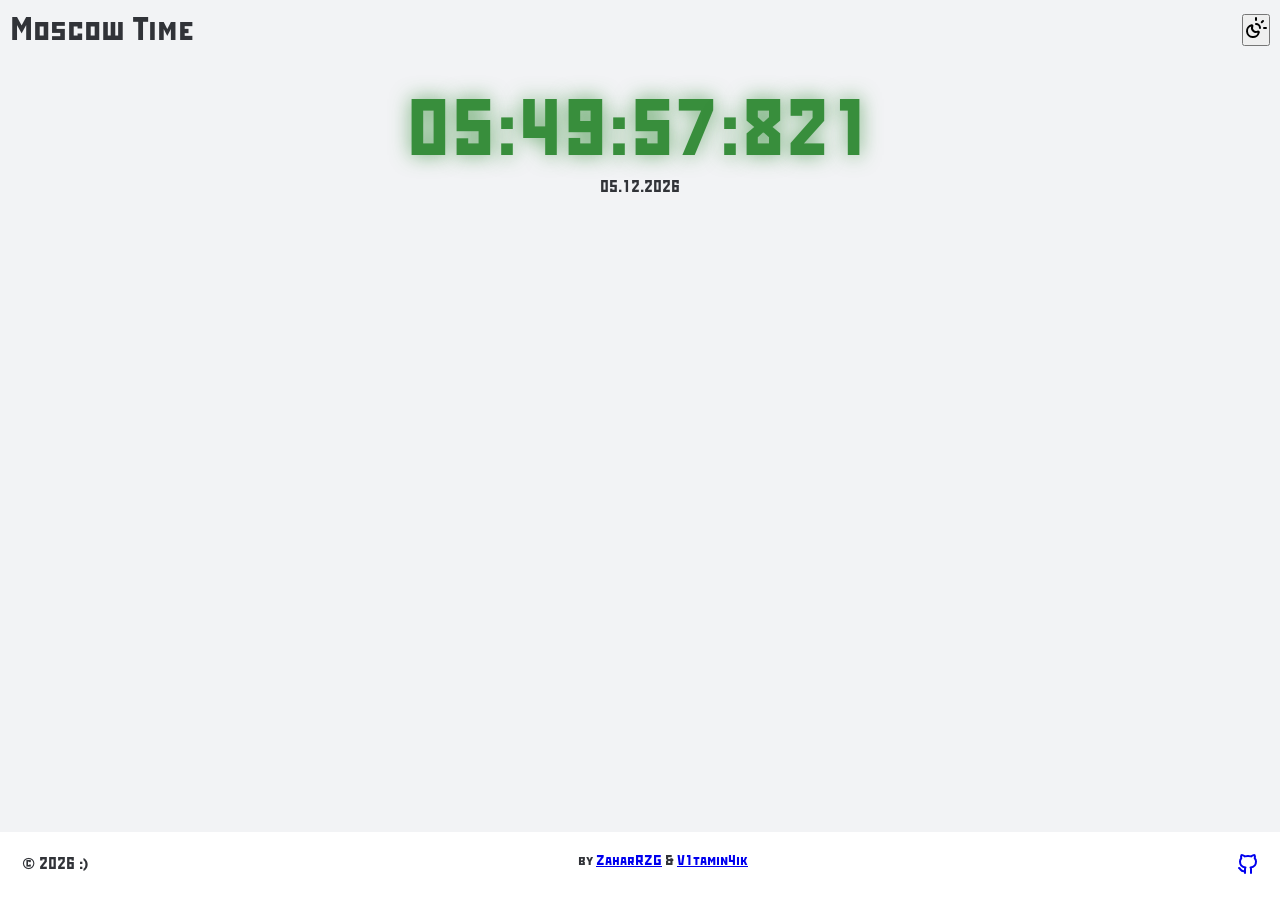
<file: index.html>
<!DOCTYPE HTML>
<html lang="ru">
  <head>
    <meta charset="UTF-8">
    <meta name="viewport" content="width=device-width, initial-scale=1.0">
    <title>World Time</title>
    <link rel="icon" href="images/icon.png" type="image/x-icon">
    <link rel="stylesheet" href="style.css">
  </head>

<body>
  <!-- шапка -->
  <header class="TitleTime">
    <h1 id="BSODTime">Moscow Time</h1>
  <!-- кнопка темы -->
    <div id="Btn-Them">
      <button class="Btn" id="BtnTheme" style="cursor: pointer;"><svg xmlns="http://www.w3.org/2000/svg" width="24" height="24" viewBox="0 0 24 24" fill="none" stroke="currentColor" stroke-width="2" stroke-linecap="round" stroke-linejoin="round" class="lucide lucide-sun-moon-icon lucide-sun-moon"><path d="M12 2v2"/><path d="M14.837 16.385a6 6 0 1 1-7.223-7.222c.624-.147.97.66.715 1.248a4 4 0 0 0 5.26 5.259c.589-.255 1.396.09 1.248.715"/><path d="M16 12a4 4 0 0 0-4-4"/><path d="m19 5-1.256 1.256"/><path d="M20 12h2"/></svg></button>
    </div>
  </header>

  <Main>
    <!-- часы - таймер -->
    <div class="Time-Container">
      <div class="Clock-Container">
        <Span id="Clock">00:00:00</Span><span id="ClocMs">:000</span>
      </div>
      <div class="Data-Container">
        <data id="Data">00.00.0000</data>
      </div>
    </div>

    <!-- модальное окно -->
    <div class="Modal-Overlay" id="ModalOverlay">
      <div id="ModalContent">
          <button class="close-btn" id="CloseBtn">
            <svg xmlns="http://www.w3.org/2000/svg" width="24" height="24" viewBox="0 0 24 24" fill="currentColor" class="icon icon-tabler icons-tabler-filled icon-tabler-x"><path stroke="none" d="M0 0h24v24H0z" fill="none"/><path d="M6.707 5.293l5.293 5.292l5.293 -5.292a1 1 0 0 1 1.414 1.414l-5.292 5.293l5.292 5.293a1 1 0 0 1 -1.414 1.414l-5.293 -5.292l-5.293 5.292a1 1 0 1 1 -1.414 -1.414l5.292 -5.293l-5.292 -5.293a1 1 0 0 1 1.414 -1.414" /></svg>
          </button>
          <h2 id="TimeSet">установка таймера</h2>
          <!-- кнопки теста -->
          <div class="Test">
            <button class="Test10s" id="test-10s"><svg xmlns="http://www.w3.org/2000/svg" width="24" height="24" viewBox="0 0 24 24" fill="currentColor" class="icon icon-tabler icons-tabler-filled icon-tabler-test-pipe-2"><path stroke="none" d="M0 0h24v24H0z" fill="none" /><path d="M16 2a1 1 0 0 1 0 2v14a4 4 0 1 1 -8 0v-14a1 1 0 1 1 0 -2zm-2 2h-4v7h4z" /></svg>тест на 10 сек</button>
            <button class="Test1min" id="test-1min"><svg xmlns="http://www.w3.org/2000/svg" width="24" height="24" viewBox="0 0 24 24" fill="currentColor" class="icon icon-tabler icons-tabler-filled icon-tabler-flask-2"><path stroke="none" d="M0 0h24v24H0z" fill="none" /><path d="M15 2a1 1 0 0 1 0 2v5.674l.062 .03a7 7 0 0 1 3.85 5.174l.037 .262a7 7 0 0 1 -3.078 6.693a1 1 0 0 1 -.553 .167h-6.635a1 1 0 0 1 -.552 -.166a7 7 0 0 1 .807 -12.134l.062 -.028v-5.672a1 1 0 1 1 0 -2h6zm-2 2h-2v6.34a1 1 0 0 1 -.551 .894l-.116 .049a5 5 0 0 0 -2.92 2.717h9.172a5 5 0 0 0 -2.918 -2.715a1 1 0 0 1 -.667 -.943v-6.342z" /></svg>тест на 1 минуту</button>
            <button class="Test10min" id="test-10min"><svg xmlns="http://www.w3.org/2000/svg" width="24" height="24" viewBox="0 0 24 24" fill="currentColor" class="icon icon-tabler icons-tabler-filled icon-tabler-flask"><path stroke="none" d="M0 0h24v24H0z" fill="none" /><path d="M15 2a1 1 0 0 1 0 2v4.826l3.932 10.814l.034 .077a1.7 1.7 0 0 1 -.002 1.193l-.07 .162a1.7 1.7 0 0 1 -1.213 .911l-.181 .017h-11l-.181 -.017a1.7 1.7 0 0 1 -1.285 -2.266l.039 -.09l3.927 -10.804v-4.823a1 1 0 1 1 0 -2h6zm-2 2h-2v4h2v-4z" /></svg>тест на 10 минут</button>
          </div>
          <div id="Input">
            <!-- Name input -->
            <div>
              <p class="InputP"><a>Имя </a><input type="text"></p>
            </div>
            <!-- Time input -->
            <div>
              <p class="InputP"><a>Время</a><input type="time" class="TimeInput" name="time"></p>
            </div>
            <!-- Data input -->
            <div>
              <p class="InputP"><a>Дата </a><input type="date" class="DataInput" name="data"><a> без даты </a><input type="checkbox" class="DataCheck"></p>
            </div>
            <!-- repeat input -->
            <div>
              <p class="InputP"><a>повтор</a><input type="checkbox" class="CheckboxRepeat" name="repeat"></p>
            </div>
            <button class="Btn" id="AddTimeBtn"><svg xmlns="http://www.w3.org/2000/svg" width="24" height="24" viewBox="0 0 24 24" fill="none" stroke="currentColor" stroke-width="2" stroke-linecap="round" stroke-linejoin="round" class="lucide lucide-package-plus-icon lucide-package-plus"><path d="M12 22V12"/><path d="M16 17h6"/><path d="M19 14v6"/><path d="M21 10.535V8a2 2 0 0 0-1-1.73l-7-4a2 2 0 0 0-2 0l-7 4A2 2 0 0 0 3 8v8a2 2 0 0 0 1 1.729l7 4a2 2 0 0 0 2 .001l1.675-.955"/><path d="M3.29 7 12 12l8.71-5"/><path d="m7.5 4.27 8.997 5.148"/></svg>Добавить в базу</button>
            <button class='Btn'><svg xmlns="http://www.w3.org/2000/svg" width="24" height="24" viewBox="0 0 24 24" fill="none" stroke="currentColor" stroke-width="2" stroke-linecap="round" stroke-linejoin="round" class="lucide lucide-refresh-ccw-icon lucide-refresh-ccw"><path d="M21 12a9 9 0 0 0-9-9 9.75 9.75 0 0 0-6.74 2.74L3 8"/><path d="M3 3v5h5"/><path d="M3 12a9 9 0 0 0 9 9 9.75 9.75 0 0 0 6.74-2.74L21 16"/><path d="M16 16h5v5"/></svg>обновить</button>
            <!-- Таблица данных с GitHub -->
            <table class="TbeGit" id="TbeGitGists">
              <thead id="TbeHead">
                <tr>
                  <th id="NumberTH">№</th>
                  <th id="NameTH">Имя</th>
                  <th id="TimeTH">Время</th>
                  <th id="DataTH">Дата</th>
                  <th id="Repeat">Повтор</th>
                  <th id="BtnTH">Кнопочки</th>
                </tr>
              </thead>
              <tbody id="GitGists">
                <!-- здеся данные -->
                 <tr><td colspan="5" style="text-align:center;">Загрузка...</td></tr>
              </tbody>
            </table>
          </div>
      </div>
    </div>
  </Main>

  <!-- футер -->
  <footer>
    <div id="copyright">
       <button class="Btn" id="BtnTimer">&copy; <span id="CurrentYear"></span> :)</button>
    </div>
    <div id="Avtors">
      <p>by <a class="AvtorURL" href="https://github.com/ZaxarRZG" target="_blank">ZaharRZG</a> & <a class="AvtorURL" href="https://github.com/V1tamin4ik" target="_blank">V1tamin4ik</a></p>
    </div>
    <a href="https://github.com/ZaxarRZG/BSDO-Time" id="BtnRepos" target="_blank"><svg xmlns="http://www.w3.org/2000/svg" width="24" height="24" viewBox="0 0 24 24" fill="none" stroke="currentColor" stroke-width="2" stroke-linecap="round" stroke-linejoin="round" class="icon icon-tabler icons-tabler-outline icon-tabler-brand-github"><path stroke="none" d="M0 0h24v24H0z" fill="none"/><path d="M9 19c-4.3 1.4 -4.3 -2.5 -6 -3m12 5v-3.5c0 -1 .1 -1.4 -.5 -2c2.8 -.3 5.5 -1.4 5.5 -6a4.6 4.6 0 0 0 -1.3 -3.2a4.2 4.2 0 0 0 -.1 -3.2s-1.1 -.3 -3.5 1.3a12.3 12.3 0 0 0 -6.2 0c-2.4 -1.6 -3.5 -1.3 -3.5 -1.3a4.2 4.2 0 0 0 -.1 3.2a4.6 4.6 0 0 0 -1.3 3.2c0 4.6 2.7 5.7 5.5 6c-.6 .6 -.6 1.2 -.5 2v3.5" /></svg></a>
  </footer>


  <!-- основной скрипт -->
    <script src="JavaScript/Script.js" defer></script>
  <!-- скрипт изменения темы -->
    <script src="JavaScript/Theme.js" defer></script>
  <!-- модальное окно -->
    <script src="JavaScript/Modal.js" defer></script>
  <!-- GitHu API  -->
    <script src="JavaScript/GithubAPI.js" defer></script>
  <!-- автоматическая смена года -->    
    <script defer> 
      document.getElementById('CurrentYear').textContent = new Date().getFullYear();
    </script>

</body>
</html>
</file>
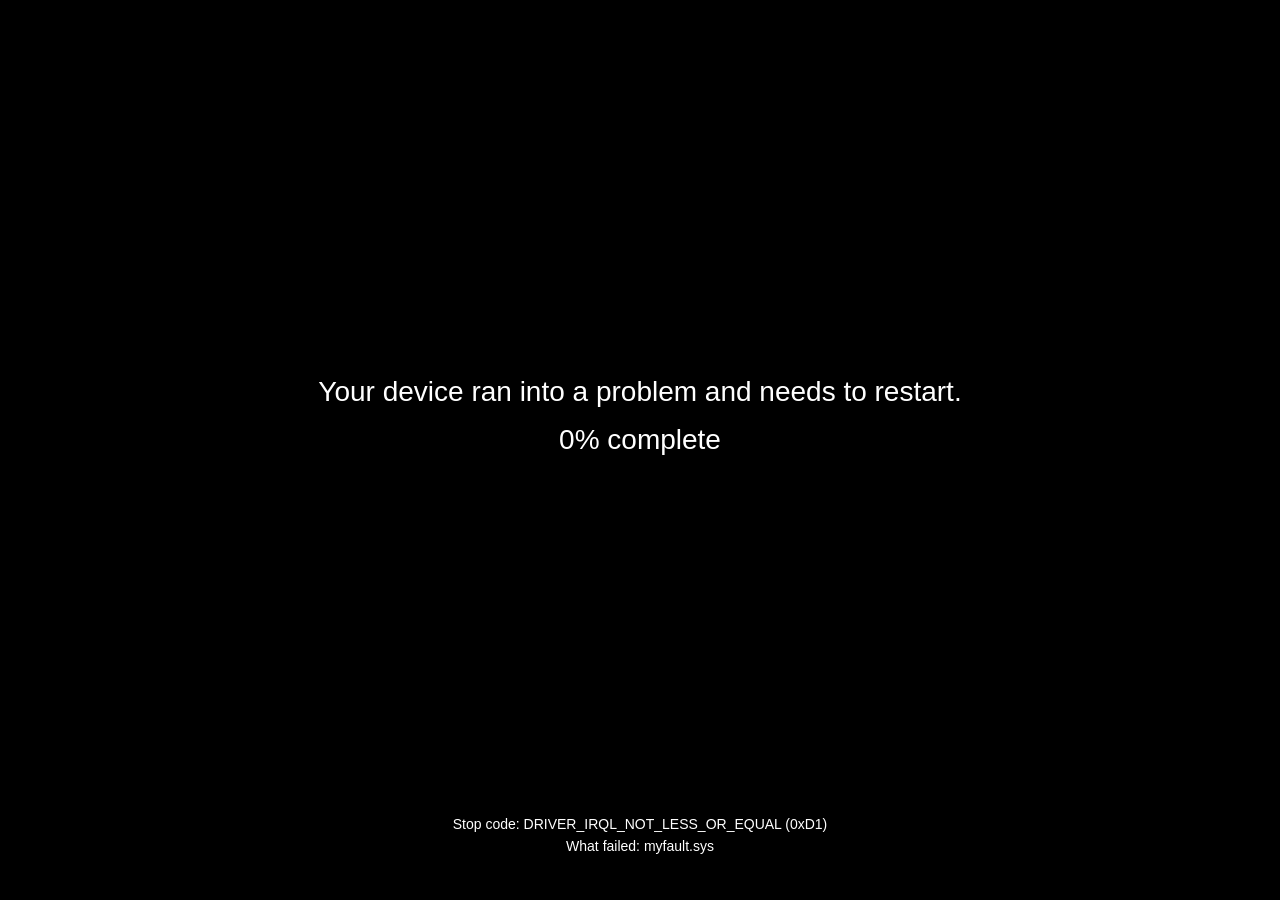
<file: BSOD/win 11.html>
<!DOCTYPE html>
<html lang="en">
<head>
    <meta charset="UTF-8">
    <meta name="viewport" content="width=device-width, initial-scale=1.0">
    <title>BSOD</title>
    <style>
        * {
            margin: 0;
            padding: 0;
            box-sizing: border-box;
        }

        body {
            background: #000;
            color: #fff;
            font-family: "Segoe UI", "Helvetica Neue", Arial, sans-serif;
            height: 100vh;
            display: flex;
            flex-direction: column;
            justify-content: center;
            align-items: center;
            user-select: none;
            cursor: default;
        }

        .main-message {
            font-size: 28px;
            text-align: center;
            margin-bottom: 16px;
            font-weight: 400;
        }

        .percent-container {
            font-size: 28px;
            text-align: center;
            margin-bottom: 60px;
            min-height: 40px;
        }

        .footer {
            position: fixed;
            bottom: 40px;
            text-align: center;
            font-size: 14px;
            color: #fff;
        }

        .footer .stop-code {
            margin-bottom: 6px;
        }
    </style>
</head>
<body>

    <div class="main-message">
        Your device ran into a problem and needs to restart.
    </div>

    <div class="percent-container">
        <span id="percent">0</span>% complete
    </div>

    <div class="footer">
        <div class="stop-code">Stop code: DRIVER_IRQL_NOT_LESS_OR_EQUAL (0xD1)</div>
        <div class="stop-code">What failed: myfault.sys</div>
    </div>

    <script>
        (function () {
            const percentEl = document.getElementById("percent");
            let current = 0;

            function tick() {
                if (current >= 100) {
                    percentEl.textContent = 100;
                    // Возврат на предыдущую страницу
                    setTimeout(function () {
                        if (window.history.length > 1) {
                            window.history.back();
                        } else {
                            window.location.href = "/";
                        }
                    }, 600);
                    return;
                }

                // Случайный шаг от 0 до 3
                const step = Math.floor(Math.random() * 3);
                current += step;
                if (current > 100) current = 100;

                percentEl.textContent = current;

                // Скорость меняется случайным образом (200–800 мс)
                const delay = 200 + Math.random() * 600;
                setTimeout(tick, delay);
            }

            // Начать через 1.5 секунды
            setTimeout(tick, 1500);
        })();
    </script>
</body>
</html>
</file>
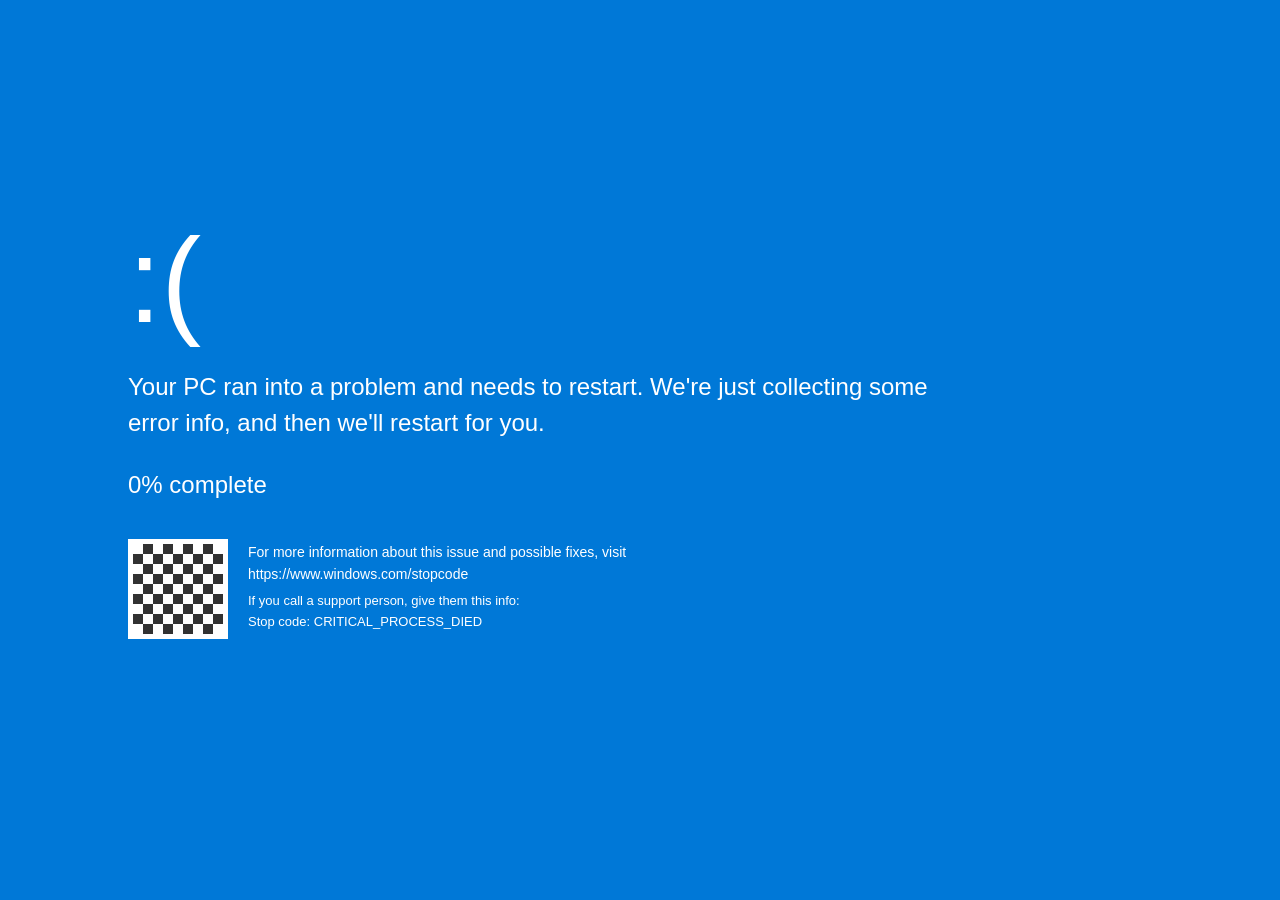
<file: BSOD/win10.html>
<!DOCTYPE html>
<html lang="en">
<head>
    <meta charset="UTF-8">
    <meta name="viewport" content="width=device-width, initial-scale=1.0">
    <title>BSOD</title>
    <style>
        body {
            background-color: #0078d7; /* Фирменный синий цвет Windows 10 */
            color: white;
            font-family: "Segoe UI", sans-serif;
            margin: 0;
            padding: 0;
            height: 100vh;
            overflow: hidden;
            display: flex;
            align-items: center;
            justify-content: flex-start; /* Выравнивание контента влево, как в оригинале */
        }

        .container {
            max-width: 800px;
            padding-left: 10%;
            width: 100%;
        }

        .sad-face {
            font-size: 120px;
            font-weight: 300;
            margin-bottom: 20px;
            margin-top: -50px; /* Небольшая коррекция по вертикали */
        }

        .message {
            font-size: 24px;
            font-weight: 400;
            line-height: 1.5;
            margin-bottom: 30px;
        }

        .percent {
            font-size: 24px;
            margin-bottom: 40px;
        }

        .details {
            font-size: 14px;
            line-height: 1.6;
            display: flex;
            align-items: flex-start;
        }

        /* Имитация QR-кода с помощью CSS */
        .qr-code {
            width: 90px;
            height: 90px;
            background-color: white;
            padding: 5px;
            margin-right: 20px;
            flex-shrink: 0;
            display: grid;
            grid-template-columns: repeat(4, 1fr);
            grid-template-rows: repeat(4, 1fr);
            gap: 2px;
            background: white;
            position: relative;
        }
        
        /* Упрощенная имитация пикселей QR */
        .qr-code::after {
            content: "";
            position: absolute;
            top: 5px; left: 5px; right: 5px; bottom: 5px;
            background: 
                linear-gradient(45deg, #000 25%, transparent 25%, transparent 75%, #000 75%),
                linear-gradient(45deg, #000 25%, transparent 25%, transparent 75%, #000 75%);
            background-size: 20px 20px;
            background-position: 0 0, 10px 10px;
            opacity: 0.8;
        }

        .details-text {
            padding-top: 2px;
        }

        .link {
            text-decoration: none;
            color: white;
            display: block;
            margin-bottom: 5px;
        }

        .stop-code {
            margin-top: 5px;
            font-size: 13px;
        }

        /* Адаптив для маленьких экранов */
        @media (max-width: 768px) {
            .container {
                padding-left: 5%;
            }
            .sad-face {
                font-size: 80px;
            }
            .message {
                font-size: 18px;
            }
        }
    </style>
</head>
<body>

    <div class="container">
        <div class="sad-face">:(</div>
        
        <div class="message">
            Your PC ran into a problem and needs to restart. We're just collecting some error info, and then we'll restart for you.
        </div>

        <div class="percent">
            <span id="percent-val">0</span>% complete
        </div>

        <div class="details">
            <div class="qr-code"></div>
            <div class="details-text">
                <div>For more information about this issue and possible fixes, visit <a href="#" class="link">https://www.windows.com/stopcode</a></div>
                <div class="stop-code">If you call a support person, give them this info:<br>Stop code: CRITICAL_PROCESS_DIED</div>
            </div>
        </div>
    </div>

    <script>
        (function () {
            const percentEl = document.getElementById("percent-val");
            let current = 0;

            function tick() {
                if (current >= 100) {
                    percentEl.textContent = 100;
                    // Возврат на предыдущую страницу после небольшой паузы
                    setTimeout(function () {
                        if (window.history.length > 1) {
                            window.history.back();
                        } else {
                            // Если истории нет, можно перенаправить на главную или закрыть
                            window.location.href = "about:blank"; 
                        }
                    }, 800);
                    return;
                }

                // Случайный шаг для реалистичности
                const step = Math.floor(Math.random() * 2); 
                current += step;
                if (current > 100) current = 100;

                percentEl.textContent = current;

                // Скорость обновления (200-600 мс)
                const delay = 200 + Math.random() * 400;
                setTimeout(tick, delay);
            }

            // Запуск через 1.5 секунды после загрузки
            setTimeout(tick, 1500);
        })();
    </script>
</body>
</html>
</file>
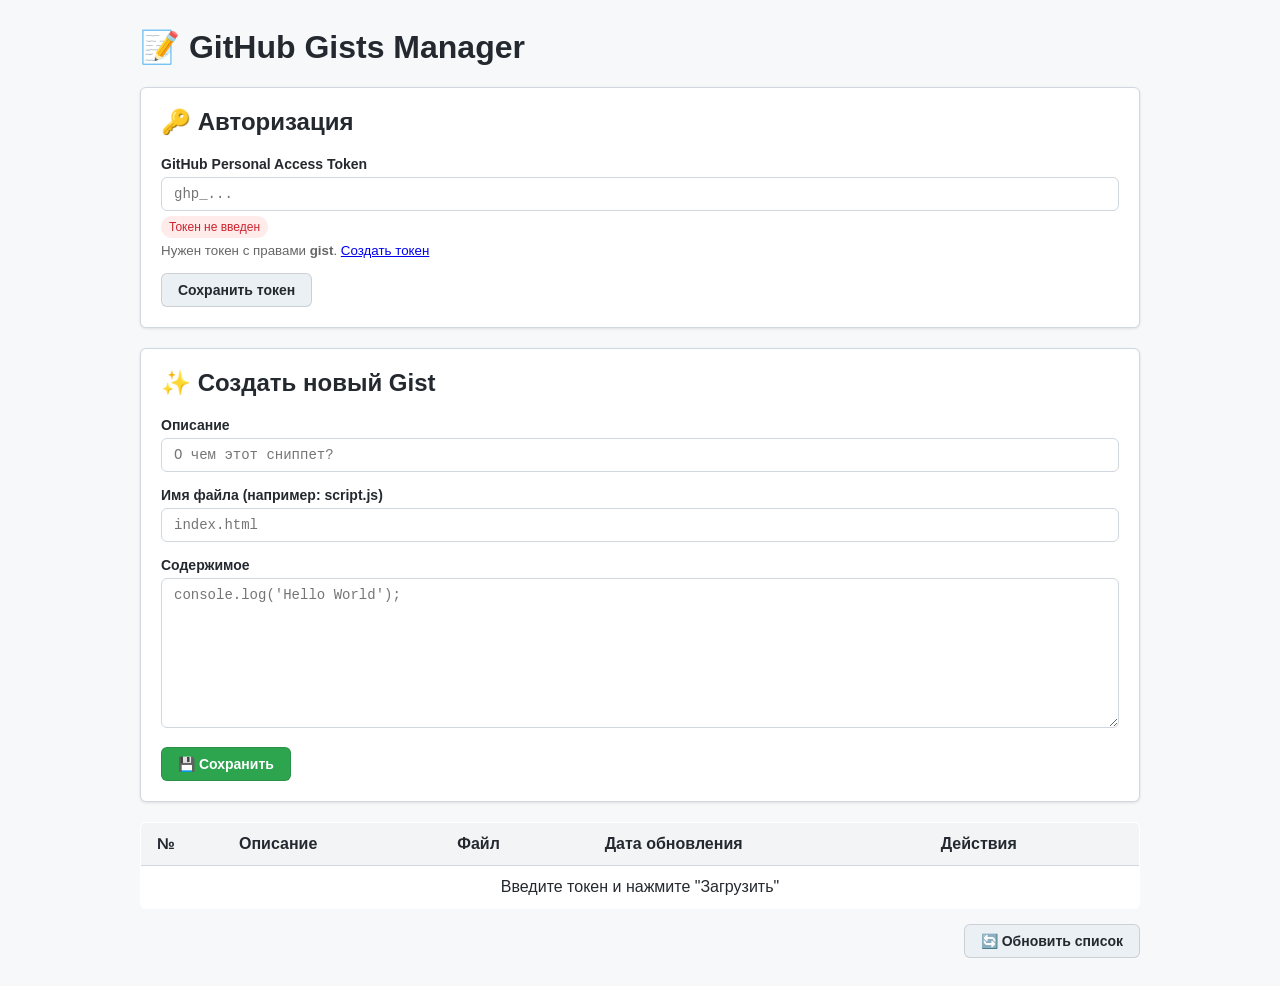
<file: Ответы/примеры/Gists.html>
<!DOCTYPE html>
<html lang="ru">
<head>
    <meta charset="UTF-8">
    <meta name="viewport" content="width=device-width, initial-scale=1.0">
    <title>GitHub Gists Manager</title>
    <style>
        :root {
            --primary: #0969da;
            --danger: #cf222e;
            --success: #2da44e;
            --bg: #f6f8fa;
            --border: #d0d7de;
        }

        body {
            font-family: -apple-system, BlinkMacSystemFont, "Segoe UI", Helvetica, Arial, sans-serif;
            background-color: var(--bg);
            padding: 20px;
            color: #24292f;
        }

        .container {
            max-width: 1000px;
            margin: 0 auto;
        }

        /* Карточки и формы */
        .card {
            background: white;
            border: 1px solid var(--border);
            border-radius: 6px;
            padding: 20px;
            margin-bottom: 20px;
            box-shadow: 0 1px 3px rgba(0,0,0,0.1);
        }

        h1, h2 { margin-top: 0; }

        /* Поля ввода */
        .form-group { margin-bottom: 15px; }
        
        label {
            display: block;
            margin-bottom: 5px;
            font-weight: 600;
            font-size: 14px;
        }

        input[type="text"], 
        input[type="password"], 
        textarea {
            width: 100%;
            padding: 8px 12px;
            border: 1px solid var(--border);
            border-radius: 6px;
            font-size: 14px;
            box-sizing: border-box; /* Важно для отступов */
            font-family: monospace;
        }

        textarea {
            height: 150px;
            resize: vertical;
        }

        /* Кнопки */
        .btn {
            padding: 8px 16px;
            border-radius: 6px;
            border: 1px solid rgba(27,31,36,0.15);
            font-weight: 600;
            cursor: pointer;
            font-size: 14px;
            transition: 0.2s;
        }

        .btn-primary { background-color: var(--success); color: white; border-color: rgba(27,31,36,0.15); }
        .btn-primary:hover { background-color: #2c974b; }

        .btn-danger { background-color: var(--danger); color: white; }
        .btn-danger:hover { opacity: 0.9; }

        .btn-secondary { background-color: #ebf0f4; color: #24292f; }
        .btn-secondary:hover { background-color: #dce1e6; }

        .btn-sm { padding: 4px 10px; font-size: 12px; }

        .actions-cell { white-space: nowrap; }
        .actions-cell .btn { margin-right: 5px; }

        /* Таблица */
        table {
            width: 100%;
            border-collapse: collapse;
            background: white;
            border: 1px solid var(--border);
            border-radius: 6px;
            overflow: hidden;
        }

        th, td {
            padding: 12px 16px;
            text-align: left;
            border-bottom: 1px solid var(--border);
        }

        th { background-color: #f3f4f6; font-weight: 600; }
        tr:last-child td { border-bottom: none; }
        tr:hover { background-color: #f6f8fa; }

        .hidden { display: none; }
        .error { color: var(--danger); margin-top: 10px; font-weight: 600; }
        .success { color: var(--success); margin-top: 10px; font-weight: 600; }
        
        /* Индикатор токена */
        .token-status {
            font-size: 12px;
            padding: 4px 8px;
            border-radius: 12px;
            display: inline-block;
        }
        .token-ok { background: #dafbe1; color: #0969da; }
        .token-err { background: #ffebe9; color: #cf222e; }
    </style>
</head>
<body>

<div class="container">
    <h1>📝 GitHub Gists Manager</h1>

    <!-- Настройки токена -->
    <div class="card">
        <h2>🔑 Авторизация</h2>
        <div class="form-group">
            <label>GitHub Personal Access Token</label>
            <input type="password" id="github-token" placeholder="ghp_..." />
            <div style="margin-top: 5px;">
                <span id="token-status" class="token-status token-err">Токен не введен</span>
            </div>
            <small style="color: #666; display: block; margin-top: 5px;">
                Нужен токен с правами <strong>gist</strong>. <a href="https://github.com/settings/tokens" target="_blank">Создать токен</a>
            </small>
        </div>
        <button class="btn btn-secondary" onclick="saveToken()">Сохранить токен</button>
    </div>

    <!-- Форма создания/редактирования -->
    <div class="card" id="editor-card">
        <h2 id="form-title">✨ Создать новый Gist</h2>
        <input type="hidden" id="edit-gist-id">
        
        <div class="form-group">
            <label>Описание</label>
            <input type="text" id="gist-description" placeholder="О чем этот сниппет?">
        </div>
        
        <div class="form-group">
            <label>Имя файла (например: script.js)</label>
            <input type="text" id="gist-filename" placeholder="index.html">
        </div>
        
        <div class="form-group">
            <label>Содержимое</label>
            <textarea id="gist-content" placeholder="console.log('Hello World');"></textarea>
        </div>

        <div id="form-message"></div>
        
        <button class="btn btn-primary" onclick="saveGist()">💾 Сохранить</button>
        <button class="btn btn-secondary hidden" id="cancel-edit-btn" onclick="cancelEdit()">Отмена</button>
    </div>

    <!-- Таблица -->
    <table>
        <thead>
            <tr>
                <th style="width: 50px;">№</th>
                <th>Описание</th>
                <th>Файл</th>
                <th>Дата обновления</th>
                <th>Действия</th>
            </tr>
        </thead>
        <tbody id="table-body">
            <tr><td colspan="5" style="text-align:center;">Введите токен и нажмите "Загрузить"</td></tr>
        </tbody>
    </table>
    <div style="margin-top: 15px; text-align: right;">
        <button class="btn btn-secondary" onclick="loadGists()">🔄 Обновить список</button>
    </div>
</div>

<script>
    // --- КОНФИГУРАЦИЯ ---
    const API_BASE = 'https://api.github.com';
    let authToken = localStorage.getItem('github_token') || '';

    // --- ИНИЦИАЛИЗАЦИЯ ---
    document.addEventListener('DOMContentLoaded', () => {
        if(authToken) {
            document.getElementById('github-token').value = authToken;
            checkTokenStatus();
            loadGists();
        }
    });

    // --- РАБОТА С ТОКЕНОМ ---
    function saveToken() {
        const token = document.getElementById('github-token').value.trim();
        if (!token) {
            alert('Введите токен!');
            return;
        }
        authToken = token;
        localStorage.setItem('github_token', token); // Сохраняем в браузере
        checkTokenStatus();
        loadGists();
    }

    function checkTokenStatus() {
        const statusEl = document.getElementById('token-status');
        if (authToken && authToken.startsWith('ghp_')) {
            statusEl.textContent = 'Токен активен';
            statusEl.className = 'token-status token-ok';
        } else {
            statusEl.textContent = 'Токен не введен или некорректен';
            statusEl.className = 'token-status token-err';
        }
    }

    // --- ЗАГРУЗКА (READ) ---
    async function loadGists() {
        const tbody = document.getElementById('table-body');
        if (!authToken) {
            tbody.innerHTML = '<tr><td colspan="5" style="text-align:center; color: red;">Сначала введите токен!</td></tr>';
            return;
        }
    
        tbody.innerHTML = '<tr><td colspan="5" style="text-align:center;">Загрузка...</td></tr>';
    
        try {
            const response = await fetch(`${API_BASE}/user/gists?per_page=10`, {
                headers: {
                    'Authorization': `token ${authToken}`,
                    'Accept': 'application/vnd.github.v3+json'
                }
            });
        
            // Получаем тело ошибки, если статус не ОК
            const errorData = await response.json(); 
        
            if (!response.ok) {
                if (response.status === 401) throw new Error('Неверный токен (401)');
                if (response.status === 404) throw new Error(`Нет доступа (404). ${errorData.message || 'Проверьте права токена (нужен тип Classic + галочка gist)'}`);
                throw new Error(`Ошибка: ${response.status} - ${errorData.message}`);
            }
        
            renderTable(errorData); // Если всё ок, в errorData будет список гистов
        
        } catch (error) {
            console.error(error); // Дублируем ошибку в консоль
            tbody.innerHTML = `<tr><td colspan="5" style="text-align:center; color: red;">${error.message}</td></tr>`;
        }
    }

    function renderTable(gists) {
        const tbody = document.getElementById('table-body');
        tbody.innerHTML = '';

        if (gists.length === 0) {
            tbody.innerHTML = '<tr><td colspan="5" style="text-align:center;">У вас пока нет Gists</td></tr>';
            return;
        }

        gists.forEach((gist, index) => {
            // Получаем имя первого файла (в gist может быть несколько файлов)
            const filename = Object.keys(gist.files)[0];
            const date = new Date(gist.updated_at).toLocaleString('ru-RU');

            const row = document.createElement('tr');
            row.innerHTML = `
                <td>${index + 1}</td>
                <td>${gist.description || '<i>Без описания</i>'}</td>
                <td><code>${filename}</code></td>
                <td>${date}</td>
                <td class="actions-cell">
                    <button class="btn btn-secondary btn-sm" onclick='editGist(${JSON.stringify(gist).replace(/'/g, "&#39;")})'>✏️</button>
                    <button class="btn btn-danger btn-sm" onclick="deleteGist('${gist.id}')">🗑️</button>
                    <a href="${gist.html_url}" target="_blank" class="btn btn-primary btn-sm" style="text-decoration:none;">🔗</a>
                </td>
            `;
            tbody.appendChild(row);
        });
    }

    // --- СОЗДАНИЕ И ОБНОВЛЕНИЕ (CREATE / UPDATE) ---
    async function saveGist() {
        const id = document.getElementById('edit-gist-id').value;
        const description = document.getElementById('gist-description').value;
        const filename = document.getElementById('gist-filename').value;
        const content = document.getElementById('gist-content').value;
        const msgEl = document.getElementById('form-message');

        if (!filename || !content) {
            alert('Имя файла и содержимое обязательны!');
            return;
        }

        // Формируем объект данных согласно документации GitHub API
        const payload = {
            description: description,
            public: false, // По умолчанию создаем приватные
            files: {
                [filename]: { content: content }
            }
        };

        try {
            let response;
            let method = 'POST';
            let url = `${API_BASE}/gists`;

            // Если есть ID - значит это редактирование (PATCH)
            if (id) {
                method = 'PATCH';
                url = `${API_BASE}/gists/${id}`;
            }

            response = await fetch(url, {
                method: method,
                headers: {
                    'Authorization': `token ${authToken}`,
                    'Accept': 'application/vnd.github.v3+json',
                    'Content-Type': 'application/json'
                },
                body: JSON.stringify(payload)
            });

            if (!response.ok) throw new Error('Ошибка сохранения');

            msgEl.innerHTML = '<div class="success">Успешно сохранено!</div>';
            cancelEdit(); // Очищаем форму
            loadGists(); // Обновляем таблицу
            
            setTimeout(() => msgEl.innerHTML = '', 3000);

        } catch (error) {
            msgEl.innerHTML = `<div class="error">Ошибка: ${error.message}</div>`;
        }
    }

    // --- ЗАПОЛНЕНИЕ ФОРМЫ ДЛЯ РЕДАКТИРОВАНИЯ ---
    function editGist(gist) {
        document.getElementById('edit-gist-id').value = gist.id;
        document.getElementById('gist-description').value = gist.description || '';
        document.getElementById('form-title').textContent = '✏️ Редактировать Gist';
        document.getElementById('cancel-edit-btn').classList.remove('hidden');

        // В gist может быть несколько файлов, берем первый для простоты
        const firstFileKey = Object.keys(gist.files)[0];
        const file = gist.files[firstFileKey];

        document.getElementById('gist-filename').value = firstFileKey;
        // Загружаем содержимое файла (иногда оно бывает null, если файл слишком большой)
        document.getElementById('gist-content').value = file.content || ''; 
        
        // Прокрутка к форме
        document.getElementById('editor-card').scrollIntoView({ behavior: 'smooth' });
    }

    function cancelEdit() {
        document.getElementById('edit-gist-id').value = '';
        document.getElementById('gist-description').value = '';
        document.getElementById('gist-filename').value = '';
        document.getElementById('gist-content').value = '';
        document.getElementById('form-title').textContent = '✨ Создать новый Gist';
        document.getElementById('cancel-edit-btn').classList.add('hidden');
        document.getElementById('form-message').innerHTML = '';
    }

    // --- УДАЛЕНИЕ (DELETE) ---
    async function deleteGist(id) {
        if (!confirm('Вы уверены, что хотите удалить этот Gist?')) return;

        try {
            const response = await fetch(`${API_BASE}/gists/${id}`, {
                method: 'DELETE',
                headers: {
                    'Authorization': `token ${authToken}`
                }
            });

            if (!response.ok) throw new Error('Не удалось удалить');

            loadGists();
        } catch (error) {
            alert(error.message);
        }
    }
</script>

</body>
</html>
</file>
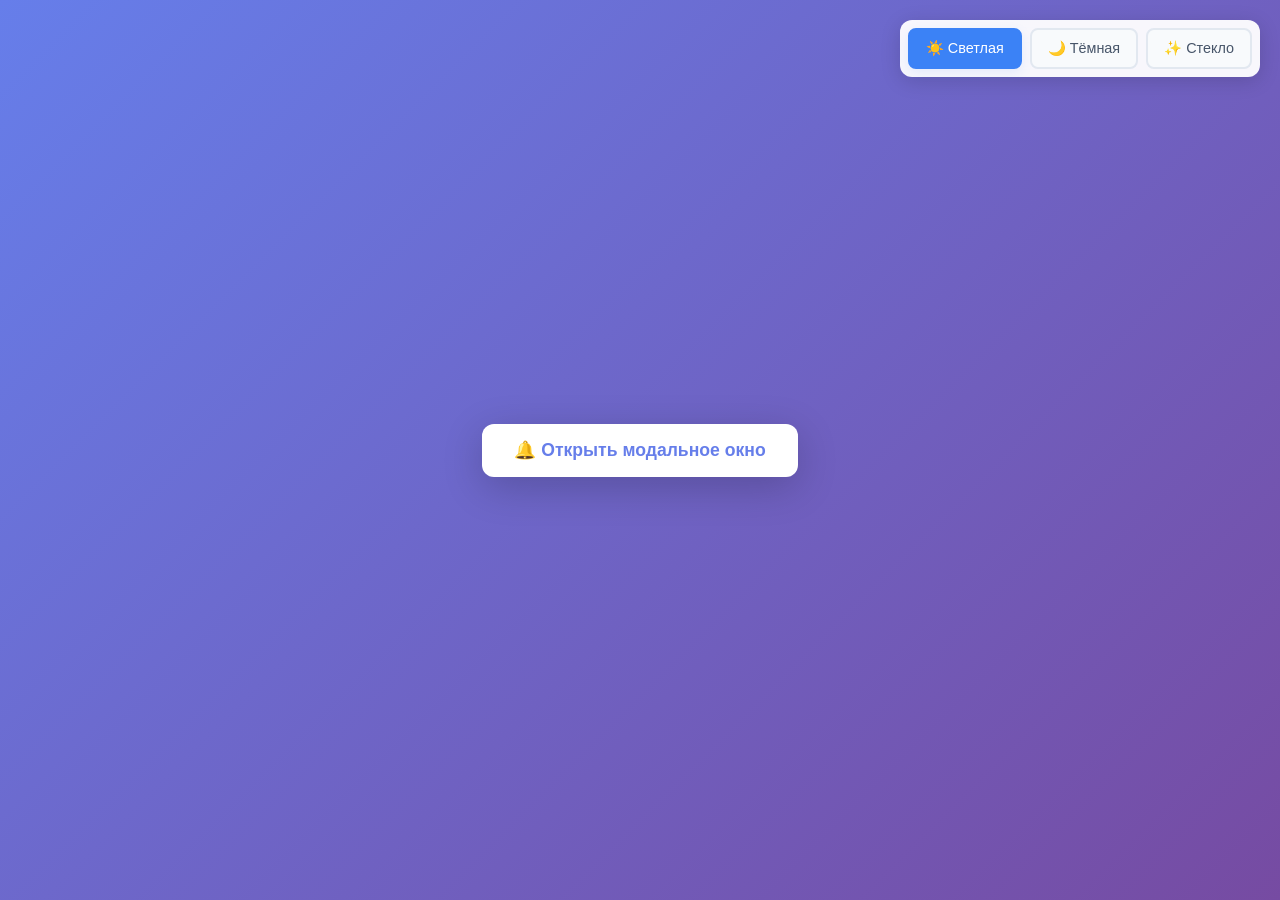
<file: Ответы/примеры/modal.html>
<!DOCTYPE html>
<html lang="ru">
<head>
  <meta charset="UTF-8" />
  <meta name="viewport" content="width=device-width, initial-scale=1.0"/>
  <title>Модальное окно с переключателем тем</title>
  <style>
    /* ===== CSS Variables для тем ===== */
    :root {
      /* Светлая тема (по умолчанию) */
      --bg-overlay: rgba(0, 0, 0, 0.5);
      --bg-modal: #ffffff;
      --bg-modal-border: transparent;
      --bg-modal-shadow: 0 20px 60px rgba(0, 0, 0, 0.15);
      --text-primary: #1e293b;
      --text-secondary: #475569;
      --text-muted: #64748b;
      --border-color: #e2e8f0;
      --border-hover: #cbd5e1;
      --input-bg: #f8fafc;
      --input-bg-focus: #ffffff;
      --btn-primary-bg: linear-gradient(135deg, #3b82f6, #2563eb);
      --btn-primary-hover: linear-gradient(135deg, #2563eb, #1d4ed8);
      --btn-primary-shadow: rgba(59, 130, 246, 0.3);
      --btn-secondary-bg: linear-gradient(135deg, #64748b, #475569);
      --btn-secondary-hover: linear-gradient(135deg, #475569, #334155);
      --btn-secondary-shadow: rgba(100, 116, 139, 0.25);
      --test-btn-bg: linear-gradient(135deg, #f8fafc, #e2e8f0);
      --test-btn-border: #cbd5e1;
      --test-btn-hover-bg: linear-gradient(135deg, #e0f2fe, #bae6fd);
      --test-btn-hover-border: #38bdf8;
      --test-btn-hover-color: #0284c7;
      --table-header-bg: linear-gradient(135deg, #1e293b, #334155);
      --table-header-text: #ffffff;
      --table-row-bg: #ffffff;
      --table-row-hover: #f8fafc;
      --table-text: #334155;
      --close-btn-bg: #f1f5f9;
      --close-btn-hover-bg: #e2e8f0;
      --close-btn-hover-color: #ef4444;
      --accent-color: #3b82f6;
      --accent-glow: rgba(59, 130, 246, 0.1);
      --scrollbar-thumb: #cbd5e1;
      --scrollbar-thumb-hover: #94a3b8;
      --backdrop-blur: none;
      --modal-border-inset: none;
    }

    /* Тёмная тема */
    [data-theme="dark"] {
        --bg-modal: #1e293b;
        --input-bg: #334155;
        --text-muted: #94a3b8;
        --table-text: #e2e8f0;
        --table-row-bg: #1e293b;
        --close-btn-bg: #334155;
        --border-color: #475569;
        --border-hover: #64748b;
        --text-primary: #f1f5f9;
        --accent-color: #60a5fa;
        --input-bg-focus: #475569;
        --text-secondary: #cbd5e1;
        --bg-modal-border: #334155;
        --table-row-hover: #334155;
        --scrollbar-thumb: #475569;
        --test-btn-border: #64748b;
        --table-header-text: #f1f5f9;
        --close-btn-hover-bg: #475569;
        --test-btn-hover-color: #93c5fd;
        --scrollbar-thumb-hover: #64748b;
        --close-btn-hover-color: #f87171;
        --test-btn-hover-border: #60a5fa;
        --bg-overlay: rgba(0, 0, 0, 0.7);
        --accent-glow: rgba(96, 165, 250, 0.2);
        --btn-primary-shadow: rgba(59, 130, 246, 0.4);
        --btn-secondary-shadow: rgba(100, 116, 139, 0.35);
        --bg-modal-shadow: 0 20px 60px rgba(0, 0, 0, 0.4);
        --test-btn-bg: linear-gradient(135deg, #334155, #475569);
        --btn-primary-bg: linear-gradient(135deg, #3b82f6, #1d4ed8);
        --table-header-bg: linear-gradient(135deg, #0f172a, #1e293b);
        --btn-secondary-bg: linear-gradient(135deg, #475569, #334155);
        --test-btn-hover-bg: linear-gradient(135deg, #0f172a, #1e293b);
        --btn-primary-hover: linear-gradient(135deg, #2563eb, #1d4ed8);
        --btn-secondary-hover: linear-gradient(135deg, #334155, #1e293b);
    }

    /* Глассморфизм */
    [data-theme="glass"] {
      --bg-modal: rgba(255, 255, 255, 0.85);
      --bg-modal-border: rgba(255, 255, 255, 0.3);
      --bg-modal-shadow: 
        0 8px 32px rgba(0, 0, 0, 0.1),
        0 0 0 1px rgba(255, 255, 255, 0.2) inset;
      --backdrop-blur: blur(20px);
      --modal-border-inset: 0 0 0 1px rgba(255, 255, 255, 0.2) inset;
      --test-btn-bg: rgba(248, 250, 252, 0.7);
      --test-btn-border: rgba(203, 213, 225, 0.5);
      --btn-primary-bg: linear-gradient(135deg, rgba(59, 130, 246, 0.9), rgba(37, 99, 235, 0.9));
      --btn-primary-shadow: 
        0 4px 14px rgba(59, 130, 246, 0.4),
        0 0 20px rgba(59, 130, 246, 0.15);
    }

    [data-theme="glass"][data-theme="dark"] {
      --bg-modal: rgba(30, 41, 59, 0.85);
      --bg-modal-border: rgba(255, 255, 255, 0.1);
      --bg-modal-shadow: 
        0 8px 32px rgba(0, 0, 0, 0.3),
        0 0 0 1px rgba(255, 255, 255, 0.05) inset;
    }

    /* ===== Базовые стили страницы ===== */
    * {
      box-sizing: border-box;
      margin: 0;
      padding: 0;
    }

    body {
      font-family: -apple-system, BlinkMacSystemFont, 'Segoe UI', Roboto, Oxygen, Ubuntu, sans-serif;
      background: linear-gradient(135deg, #667eea 0%, #764ba2 100%);
      min-height: 100vh;
      display: flex;
      align-items: center;
      justify-content: center;
      padding: 20px;
      color: var(--text-primary);
      transition: background 0.3s;
    }

    /* Кнопка открытия модалки */
    .open-modal-btn {
      padding: 16px 32px;
      font-size: 1.1rem;
      font-weight: 600;
      background: white;
      color: #667eea;
      border: none;
      border-radius: 12px;
      cursor: pointer;
      box-shadow: 0 10px 40px rgba(0, 0, 0, 0.2);
      transition: all 0.3s;
    }

    .open-modal-btn:hover {
      transform: translateY(-3px);
      box-shadow: 0 15px 50px rgba(0, 0, 0, 0.3);
    }

    /* ===== Переключатель тем ===== */
    .theme-switcher {
      position: fixed;
      top: 20px;
      right: 20px;
      display: flex;
      gap: 8px;
      padding: 8px;
      background: rgba(255, 255, 255, 0.95);
      border-radius: 12px;
      box-shadow: 0 4px 20px rgba(0, 0, 0, 0.15);
      z-index: 2000;
      backdrop-filter: blur(10px);
    }

    [data-theme="dark"] .theme-switcher {
      background: rgba(30, 41, 59, 0.95);
      border: 1px solid #334155;
    }

    .theme-btn {
      padding: 10px 16px;
      border: 2px solid var(--border-color);
      background: var(--input-bg);
      border-radius: 8px;
      font-size: 0.9rem;
      font-weight: 500;
      cursor: pointer;
      transition: all 0.2s;
      color: var(--text-secondary);
    }

    .theme-btn:hover {
      border-color: var(--accent-color);
      color: var(--accent-color);
    }

    .theme-btn.active {
      background: var(--accent-color);
      border-color: var(--accent-color);
      color: white;
      box-shadow: 0 4px 12px var(--accent-glow);
    }

    /* ===== Модальное окно ===== */
    .Modal-Overlay {
      position: fixed;
      top: 0;
      left: 0;
      width: 100%;
      height: 100%;
      background: var(--bg-overlay);
      display: none;
      align-items: center;
      justify-content: center;
      z-index: 1000;
      backdrop-filter: var(--backdrop-blur);
      animation: fadeIn 0.3s ease;
    }

    .Modal-Overlay.show {
      display: flex;
    }

    #ModalContent {
      background: var(--bg-modal);
      border: 1px solid var(--bg-modal-border);
      border-radius: 16px;
      padding: 24px;
      width: 90%;
      max-width: 520px;
      max-height: 90vh;
      overflow-y: auto;
      box-shadow: var(--bg-modal-shadow);
      box-shadow: var(--modal-border-inset), var(--bg-modal-shadow);
      position: relative;
      animation: slideUp 0.4s ease;
      scroll-behavior: smooth;
    }

    /* Скроллбар */
    #ModalContent::-webkit-scrollbar {
      width: 6px;
    }

    #ModalContent::-webkit-scrollbar-track {
      background: transparent;
    }

    #ModalContent::-webkit-scrollbar-thumb {
      background: var(--scrollbar-thumb);
      border-radius: 3px;
    }

    #ModalContent::-webkit-scrollbar-thumb:hover {
      background: var(--scrollbar-thumb-hover);
    }

    /* Кнопка закрытия */
    .close-btn {
      position: absolute;
      top: 16px;
      right: 16px;
      background: var(--close-btn-bg);
      border: none;
      width: 36px;
      height: 36px;
      border-radius: 50%;
      cursor: pointer;
      display: flex;
      align-items: center;
      justify-content: center;
      color: var(--text-muted);
      transition: all 0.2s;
    }

    .close-btn:hover {
      background: var(--close-btn-hover-bg);
      color: var(--close-btn-hover-color);
      transform: rotate(90deg);
    }

    /* Заголовок */
    #TimeSet {
      margin: 0 0 20px;
      padding-bottom: 16px;
      border-bottom: 2px solid var(--border-color);
      font-size: 1.4rem;
      font-weight: 600;
      color: var(--text-primary);
      text-align: center;
    }

    /* Кнопки тестов */
    .Test {
      display: grid;
      grid-template-columns: repeat(3, 1fr);
      gap: 10px;
      margin-bottom: 24px;
    }

    .Test button {
      display: flex;
      flex-direction: column;
      align-items: center;
      gap: 6px;
      padding: 14px 8px;
      background: var(--test-btn-bg);
      border: 2px solid var(--test-btn-border);
      border-radius: 12px;
      cursor: pointer;
      font-size: 0.85rem;
      font-weight: 500;
      color: var(--text-secondary);
      transition: all 0.25s;
    }

    .Test button svg {
      width: 24px;
      height: 24px;
      color: var(--text-muted);
      transition: color 0.2s;
    }

    .Test button:hover {
      background: var(--test-btn-hover-bg);
      border-color: var(--test-btn-hover-border);
      color: var(--test-btn-hover-color);
      transform: translateY(-2px);
      box-shadow: 0 4px 12px var(--accent-glow);
    }

    .Test button:hover svg {
      color: var(--test-btn-hover-color);
    }

    .Test button:active {
      transform: translateY(0);
    }

    /* Поля ввода */
    #Input {
      display: flex;
      flex-direction: column;
      gap: 14px;
      margin-bottom: 20px;
    }

    .InputP {
      display: flex;
      align-items: center;
      gap: 10px;
      margin: 0;
      font-size: 0.95rem;
    }

    .InputP > label {
      min-width: 70px;
      font-weight: 500;
      color: var(--text-secondary);
    }

    .InputP input[type="text"],
    .InputP input[type="time"],
    .InputP input[type="date"] {
        flex: 1;
        font-size: 1rem;
      padding: 10px 14px;
      border-radius: 8px;
      transition: all 0.2s;
      color: var(--text-primary);
      background: var(--input-bg);
      border: 2px solid var(--border-color);
    }

     .InputP input:focus {
      outline: none;
      border-color: var(--accent-color);
      background: var(--input-bg-focus);
      box-shadow: 0 0 0 3px var(--accent-glow);
    } 

    .InputP:has(input:focus) > label {
      color: var(--accent-color);
      font-weight: 600;
    }

    .InputP input[type="checkbox"] {
      width: 18px;
      height: 18px;
      accent-color: var(--accent-color);
      cursor: pointer;
    }

    .InputP a {
      color: var(--text-muted);
      font-size: 0.9rem;
      margin-left: 8px;
      cursor: pointer;
    }

    .InputP a:hover {
      color: var(--accent-color);
    }

    /* Кнопки действий */
    #Input > .Btn {
        gap: 8px;
        border: none;
        display: flex;
        color: #000;
        cursor: pointer;
        font-size: 1rem;
        font-weight: 600;
        padding: 12px 20px;
        align-items: center;
        border-radius: 10px;
        transition: all 0.25s;
        justify-content: center;
    }

    #Input > .Btn:first-child {
      background: var(--btn-primary-bg);
      box-shadow: 0 4px 14px var(--btn-primary-shadow);
    }

    #Input > .Btn:first-child:hover {
      background: var(--btn-primary-hover);
      transform: translateY(-2px);
      box-shadow: 0 6px 20px var(--btn-primary-shadow);
    }

    #Input > .Btn:last-child {
      background: var(--btn-secondary-bg);
      box-shadow: 0 4px 14px var(--btn-secondary-shadow);
    }

    #Input > .Btn:last-child:hover {
      background: var(--btn-secondary-hover);
      transform: translateY(-2px);
      box-shadow: 0 6px 20px var(--btn-secondary-shadow);
    }

    #Input > .Btn svg {
      width: 20px;
      height: 20px;
    }

    /* Таблица */
    .TbeGit {
      width: 100%;
      border-collapse: collapse;
      font-size: 0.9rem;
      margin-top: 10px;
      background: var(--table-row-bg);
      border-radius: 10px;
      overflow: hidden;
      box-shadow: 0 2px 8px rgba(0, 0, 0, 0.05);
    }

    .TbeGit th {
      background: var(--table-header-bg);
      color: var(--table-header-text);
      padding: 12px 8px;
      font-weight: 600;
      text-align: center;
      font-size: 0.85rem;
      text-transform: uppercase;
      letter-spacing: 0.5px;
    }

    .TbeGit td {
      padding: 10px 8px;
      text-align: center;
      border-bottom: 1px solid var(--border-color);
      color: var(--table-text);
    }

    .TbeGit tr {
      animation: fadeInRow 0.3s ease forwards;
      opacity: 0;
    }

    .TbeGit tr:nth-child(1) { animation-delay: 0.05s; }
    .TbeGit tr:nth-child(2) { animation-delay: 0.1s; }
    .TbeGit tr:nth-child(3) { animation-delay: 0.15s; }
    .TbeGit tr:nth-child(4) { animation-delay: 0.2s; }
    .TbeGit tr:nth-child(5) { animation-delay: 0.25s; }

    .TbeGit tr:hover {
      background: var(--table-row-hover);
    }

    .TbeGit tr:last-child td {
      border-bottom: none;
    }

    #GitGists td[colspan] {
      padding: 20px;
      color: var(--text-muted);
      font-style: italic;
    }

    /* Кнопки в таблице */
    .table-btn {
      padding: 6px 12px;
      margin: 2px;
      border: none;
      border-radius: 6px;
      font-size: 0.8rem;
      cursor: pointer;
      transition: all 0.2s;
      background: var(--test-btn-bg);
      color: var(--text-secondary);
    }

    .table-btn:hover {
      background: var(--accent-color);
      color: white;
    }

    .table-btn.delete {
      background: #fecaca;
      color: #dc2626;
    }

    .table-btn.delete:hover {
      background: #ef4444;
      color: white;
    }

    /* ===== Анимации ===== */
    @keyframes fadeIn {
      from { opacity: 0; }
      to { opacity: 1; }
    }

    @keyframes slideUp {
      from {
        opacity: 0;
        transform: translateY(30px) scale(0.98);
      }
      to {
        opacity: 1;
        transform: translateY(0) scale(1);
      }
    }

    @keyframes fadeInRow {
      to { opacity: 1; }
    }

    /* ===== Адаптив ===== */
    @media (max-width: 600px) {
      .Test {
        grid-template-columns: 1fr;
      }
      
      .InputP {
        flex-direction: column;
        align-items: flex-start;
        gap: 6px;
      }
      
      .InputP > label {
        min-width: auto;
      }
      
      #ModalContent {
        padding: 20px 16px;
        width: 95%;
      }

      .theme-switcher {
        flex-wrap: wrap;
        justify-content: center;
        top: auto;
        bottom: 20px;
        right: 50%;
        transform: translateX(50%);
      }
    }

    @media (max-width: 480px) {
      .TbeGit {
        font-size: 0.8rem;
      }
      
      .TbeGit th,
      .TbeGit td {
        padding: 8px 4px;
      }
      
      #NumberTH, #BtnTH {
        display: none;
      }
    }

    /* Уведомление */
    .toast {
      position: fixed;
      bottom: 20px;
      left: 50%;
      transform: translateX(-50%) translateY(100px);
      background: var(--bg-modal);
      color: var(--text-primary);
      padding: 12px 24px;
      border-radius: 10px;
      box-shadow: 0 10px 40px rgba(0, 0, 0, 0.2);
      font-weight: 500;
      z-index: 3000;
      transition: transform 0.3s ease;
      border: 1px solid var(--border-color);
    }

    .toast.show {
      transform: translateX(-50%) translateY(0);
    }
  </style>
</head>
<body>

  <!-- Переключатель тем -->
  <div class="theme-switcher">
    <button class="theme-btn active" data-theme-value="light">☀️ Светлая</button>
    <button class="theme-btn" data-theme-value="dark">🌙 Тёмная</button>
    <button class="theme-btn" data-theme-value="glass">✨ Стекло</button>
  </div>

  <!-- Кнопка открытия модалки -->
  <button class="open-modal-btn" id="openModal">🔔 Открыть модальное окно</button>

  <!-- Модальное окно -->
  <div class="Modal-Overlay" id="ModalOverlay">
    <div id="ModalContent">
      <button class="close-btn" id="CloseBtn" aria-label="Закрыть">
        <svg xmlns="http://www.w3.org/2000/svg" width="24" height="24" viewBox="0 0 24 24" fill="currentColor">
          <path stroke="none" d="M0 0h24v24H0z" fill="none"/>
          <path d="M6.707 5.293l5.293 5.292l5.293 -5.292a1 1 0 0 1 1.414 1.414l-5.292 5.293l5.292 5.293a1 1 0 0 1 -1.414 1.414l-5.293 -5.292l-5.293 5.292a1 1 0 1 1 -1.414 -1.414l5.292 -5.293l-5.292 -5.293a1 1 0 0 1 1.414 -1.414" />
        </svg>
      </button>
      
      <h2 id="TimeSet">⏱️ Установка таймера</h2>
      
      <!-- Кнопки теста -->
      <div class="Test">
        <button class="Test10s" id="test-10s">
          <svg xmlns="http://www.w3.org/2000/svg" width="24" height="24" viewBox="0 0 24 24" fill="currentColor">
            <path stroke="none" d="M0 0h24v24H0z" fill="none" />
            <path d="M16 2a1 1 0 0 1 0 2v14a4 4 0 1 1 -8 0v-14a1 1 0 1 1 0 -2zm-2 2h-4v7h4z" />
          </svg>
          10 сек
        </button>
        <button class="Test1min" id="test-1min">
          <svg xmlns="http://www.w3.org/2000/svg" width="24" height="24" viewBox="0 0 24 24" fill="currentColor">
            <path stroke="none" d="M0 0h24v24H0z" fill="none" />
            <path d="M15 2a1 1 0 0 1 0 2v5.674l.062 .03a7 7 0 0 1 3.85 5.174l.037 .262a7 7 0 0 1 -3.078 6.693a1 1 0 0 1 -.553 .167h-6.635a1 1 0 0 1 -.552 -.166a7 7 0 0 1 .807 -12.134l.062 -.028v-5.672a1 1 0 1 1 0 -2h6zm-2 2h-2v6.34a1 1 0 0 1 -.551 .894l-.116 .049a5 5 0 0 0 -2.92 2.717h9.172a5 5 0 0 0 -2.918 -2.715a1 1 0 0 1 -.667 -.943v-6.342z" />
          </svg>
          1 мин
        </button>
        <button class="Test10min" id="test-10min">
          <svg xmlns="http://www.w3.org/2000/svg" width="24" height="24" viewBox="0 0 24 24" fill="currentColor">
            <path stroke="none" d="M0 0h24v24H0z" fill="none" />
            <path d="M15 2a1 1 0 0 1 0 2v4.826l3.932 10.814l.034 .077a1.7 1.7 0 0 1 -.002 1.193l-.07 .162a1.7 1.7 0 0 1 -1.213 .911l-.181 .017h-11l-.181 -.017a1.7 1.7 0 0 1 -1.285 -2.266l.039 -.09l3.927 -10.804v-4.823a1 1 0 1 1 0 -2h6zm-2 2h-2v4h2v-4z" />
          </svg>
          10 мин
        </button>
      </div>
      
      <div id="Input">
        <!-- Name input -->
        <div>
          <p class="InputP">
            <label>Имя</label>
            <input type="text" id="nameInput" placeholder="Введите имя...">
          </p>
        </div>
        
        <!-- Time input -->
        <div>
          <p class="InputP">
            <label>Время</label>
            <input type="time" class="TimeInput" id="timeInput">
          </p>
        </div>
        
        <!-- Date input -->
        <div>
          <p class="InputP">
            <label>Дата</label>
            <input type="date" class="DataInput" id="dateInput">
            <label style="min-width:auto;"><input type="checkbox" class="DataCheck" id="noDate"> без даты</label>
          </p>
        </div>
        
        <!-- Repeat input -->
        <div>
          <p class="InputP">
            <label>Повтор</label>
            <input type="checkbox" class="CheckboxRepeat" id="repeatCheck">
          </p>
        </div>
        
        <button class="Btn" id="AddTimeBtn">
          <svg xmlns="http://www.w3.org/2000/svg" width="24" height="24" viewBox="0 0 24 24" fill="none" stroke="currentColor" stroke-width="2" stroke-linecap="round" stroke-linejoin="round">
            <path d="M12 22V12"/><path d="M16 17h6"/><path d="M19 14v6"/>
            <path d="M21 10.535V8a2 2 0 0 0-1-1.73l-7-4a2 2 0 0 0-2 0l-7 4A2 2 0 0 0 3 8v8a2 2 0 0 0 1 1.729l7 4a2 2 0 0 0 2 .001l1.675-.955"/>
            <path d="M3.29 7 12 12l8.71-5"/><path d="m7.5 4.27 8.997 5.148"/>
          </svg>
          Добавить в базу
        </button>
        
        <button class='Btn' id="refreshBtn">
          <svg xmlns="http://www.w3.org/2000/svg" width="24" height="24" viewBox="0 0 24 24" fill="none" stroke="currentColor" stroke-width="2" stroke-linecap="round" stroke-linejoin="round">
            <path d="M21 12a9 9 0 0 0-9-9 9.75 9.75 0 0 0-6.74 2.74L3 8"/><path d="M3 3v5h5"/>
            <path d="M3 12a9 9 0 0 0 9 9 9.75 9.75 0 0 0 6.74-2.74L21 16"/><path d="M16 16h5v5"/>
          </svg>
          Обновить
        </button>
        
        <!-- Таблица данных -->
        <table class="TbeGit" id="TbeGitGists">
          <thead id="TbeHead">
            <tr>
              <th id="NumberTH">№</th>
              <th id="NameTH">Имя</th>
              <th id="TimeTH">Время</th>
              <th id="DataTH">Дата</th>
              <th id="BtnTH">Действия</th>
            </tr>
          </thead>
          <tbody id="GitGists">
            <!-- Демо-данные -->
            <tr>
              <td>1</td>
              <td>Алексей</td>
              <td>10:00</td>
              <td>28.04.2026</td>
              <td>
                <button class="table-btn">✏️</button>
                <button class="table-btn delete">🗑️</button>
              </td>
            </tr>
            <tr>
              <td>2</td>
              <td>Мария</td>
              <td>14:30</td>
              <td>29.04.2026</td>
              <td>
                <button class="table-btn">✏️</button>
                <button class="table-btn delete">🗑️</button>
              </td>
            </tr>
            <tr>
              <td>3</td>
              <td>Дмитрий</td>
              <td>09:15</td>
              <td>—</td>
              <td>
                <button class="table-btn">✏️</button>
                <button class="table-btn delete">🗑️</button>
              </td>
            </tr>
            <tr>
              <td>4</td>
              <td>Елена</td>
              <td>18:00</td>
              <td>30.04.2026</td>
              <td>
                <button class="table-btn">✏️</button>
                <button class="table-btn delete">🗑️</button>
              </td>
            </tr>
            <tr>
              <td>5</td>
              <td>Иван</td>
              <td>12:45</td>
              <td>01.05.2026</td>
              <td>
                <button class="table-btn">✏️</button>
                <button class="table-btn delete">🗑️</button>
              </td>
            </tr>
          </tbody>
        </table>
      </div>
    </div>
  </div>

  <!-- Уведомление -->
  <div class="toast" id="toast">Тема изменена!</div>

  <script>
    // ===== Переключатель тем =====
    const themeBtns = document.querySelectorAll('.theme-btn');
    const root = document.documentElement;
    const toast = document.getElementById('toast');

    // Загрузка сохранённой темы
    const savedTheme = localStorage.getItem('modalTheme') || 'light';
    applyTheme(savedTheme);

    themeBtns.forEach(btn => {
      btn.addEventListener('click', () => {
        const theme = btn.dataset.themeValue;
        applyTheme(theme);
        localStorage.setItem('modalTheme', theme);
        showToast(`Тема: ${btn.textContent.trim()}`);
      });
    });

    function applyTheme(theme) {
      // Убираем все темы
      root.removeAttribute('data-theme');
      
      // Применяем выбранную
      if (theme !== 'light') {
        root.setAttribute('data-theme', theme);
      }
      
      // Обновляем активную кнопку
      themeBtns.forEach(b => b.classList.remove('active'));
      document.querySelector(`[data-theme-value="${theme}"]`)?.classList.add('active');
    }

    function showToast(message) {
      toast.textContent = message;
      toast.classList.add('show');
      setTimeout(() => toast.classList.remove('show'), 2000);
    }

    // ===== Модальное окно =====
    const modal = document.getElementById('ModalOverlay');
    const openBtn = document.getElementById('openModal');
    const CloseBtn = document.getElementById('CloseBtn');

    openBtn.addEventListener('click', () => {
      modal.classList.add('show');
      document.body.style.overflow = 'hidden'; // Блокируем скролл фона
    });

    function closeModal() {
      modal.classList.remove('show');
      document.body.style.overflow = '';
    }

    CloseBtn.addEventListener('click', closeModal);

    // Закрытие по клику вне контента
    modal.addEventListener('click', (e) => {
      if (e.target === modal) closeModal();
    });

    // Закрытие по Escape
    document.addEventListener('keydown', (e) => {
      if (e.key === 'Escape' && modal.classList.contains('show')) {
        closeModal();
      }
    });

    // ===== Обработчики кнопок теста =====
    document.querySelectorAll('.Test button').forEach(btn => {
      btn.addEventListener('click', function() {
        const time = this.id.replace('test-', '');
        document.getElementById('timeInput').value = 
          time === '10s' ? '00:10' : 
          time === '1min' ? '00:01' : '10:00';
        showToast(`⏱ Выбрано: ${this.textContent.trim()}`);
      });
    });

    // ===== Чекбокс "без даты" =====
    document.getElementById('noDate').addEventListener('change', function(e) {
      document.getElementById('dateInput').disabled = e.target.checked;
      if (e.target.checked) {
        document.getElementById('dateInput').value = '';
      }
    });

    // ===== Кнопка "Добавить" =====
    document.getElementById('AddTimeBtn').addEventListener('click', function() {
      const name = document.getElementById('nameInput').value.trim();
      const time = document.getElementById('timeInput').value;
      const date = document.getElementById('dateInput').value;
      const noDate = document.getElementById('noDate').checked;
      
      if (!name || !time) {
        showToast('⚠️ Заполните имя и время!');
        return;
      }
      
      const tbody = document.getElementById('GitGists');
      const rowCount = tbody.rows.length + 1;
      const dateDisplay = noDate ? '—' : formatDate(date);
      
      const newRow = document.createElement('tr');
      newRow.innerHTML = `
        <td>${rowCount}</td>
        <td>${escapeHtml(name)}</td>
        <td>${time}</td>
        <td>${dateDisplay}</td>
        <td>
          <button class="table-btn">✏️</button>
          <button class="table-btn delete">🗑️</button>
        </td>
      `;
      
      // Анимация появления
      newRow.style.opacity = '0';
      newRow.style.animation = 'fadeInRow 0.3s ease forwards';
      tbody.insertBefore(newRow, tbody.firstChild);
      
      // Добавляем обработчики для новых кнопок
      newRow.querySelector('.delete').addEventListener('click', function() {
        newRow.style.opacity = '0';
        setTimeout(() => newRow.remove(), 200);
        showToast('🗑️ Удалено');
        updateRowNumbers();
      });
      
      newRow.querySelector('.table-btn:not(.delete)').addEventListener('click', function() {
        showToast('✏️ Редактирование...');
      });
      
      // Очистка полей
      document.getElementById('nameInput').value = '';
      showToast('✅ Добавлено в базу!');
    });

    // ===== Кнопка "Обновить" =====
    document.getElementById('refreshBtn').addEventListener('click', function() {
      const tbody = document.getElementById('GitGists');
      tbody.innerHTML = '<tr><td colspan="5" style="text-align:center;">Загрузка...</td></tr>';
      
      setTimeout(() => {
        // Имитация загрузки
        tbody.innerHTML = `
          <tr><td>1</td><td>Алексей</td><td>10:00</td><td>28.04.2026</td><td><button class="table-btn">✏️</button><button class="table-btn delete">🗑️</button></td></tr>
          <tr><td>2</td><td>Мария</td><td>14:30</td><td>29.04.2026</td><td><button class="table-btn">✏️</button><button class="table-btn delete">🗑️</button></td></tr>
          <tr><td>3</td><td>Дмитрий</td><td>09:15</td><td>—</td><td><button class="table-btn">✏️</button><button class="table-btn delete">🗑️</button></td></tr>
        `;
        attachTableBtnHandlers();
        showToast('🔄 Данные обновлены!');
      }, 800);
    });

    // ===== Вспомогательные функции =====
    function formatDate(dateStr) {
      if (!dateStr) return '—';
      const [y, m, d] = dateStr.split('-');
      return `${d}.${m}.${y}`;
    }

    function escapeHtml(text) {
      const div = document.createElement('div');
      div.textContent = text;
      return div.innerHTML;
    }

    function updateRowNumbers() {
      document.querySelectorAll('#GitGists tr').forEach((row, i) => {
        row.cells[0].textContent = i + 1;
      });
    }

    function attachTableBtnHandlers() {
      document.querySelectorAll('.table-btn.delete').forEach(btn => {
        btn.addEventListener('click', function() {
          const row = this.closest('tr');
          row.style.opacity = '0';
          setTimeout(() => row.remove(), 200);
          showToast('🗑️ Удалено');
          updateRowNumbers();
        });
      });
      
      document.querySelectorAll('.table-btn:not(.delete)').forEach(btn => {
        btn.addEventListener('click', () => showToast('✏️ Редактирование...'));
      });
    }

    // Инициализация обработчиков для демо-данных
    attachTableBtnHandlers();
  </script>
</body>
</html>
</file>
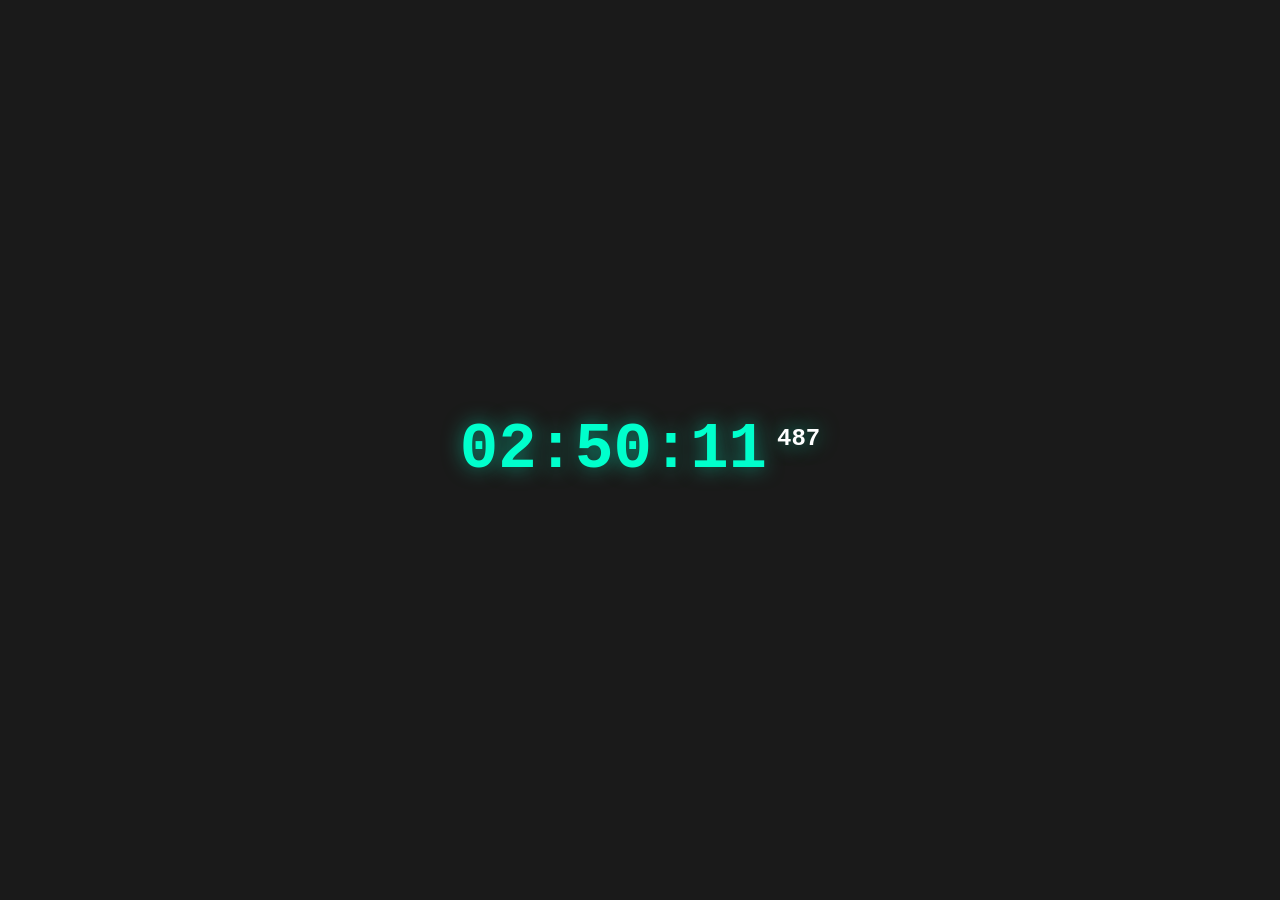
<file: Ответы/примеры/time.html>
<!DOCTYPE html>
<html lang="ru">
<head>
    <meta charset="UTF-8">
    <meta name="viewport" content="width=device-width, initial-scale=1.0">
    <title>Часы с миллисекундами</title>
    <style>
        /* CSS: Стили для красоты */
        body {
            background-color: #1a1a1a; /* Темный фон */
            color: #00ffcc; /* Неоновый цвет текста */
            display: flex;
            justify-content: center;
            align-items: center;
            height: 100vh;
            margin: 0;
            font-family: 'Courier New', Courier, monospace; /* Моноширинный шрифт обязателен! */
        }

        .clock-container {
            font-size: 4rem; /* Размер шрифта */
            font-weight: bold;
            text-shadow: 0 0 20px rgba(0, 255, 204, 0.5); /* Неоновое свечение */
        }

        /* Разделяем миллисекунды визуально */
        .milliseconds {
            font-size: 1.5rem;
            color: #ffffff;
            margin-left: 10px;
            vertical-align: super; /* Поднять чуть выше */
        }
    </style>
</head>
<body>

    <!-- HTML: Каркас часов -->
    <div class="clock-container">
        <span id="main-time">00:00:00</span><span id="ms-time" class="milliseconds">000</span>
    </div>

    <script>
        // JS: Логика работы часов
        function updateClock() {
            const now = new Date();

            // Получаем часы, минуты и секунды
            const hours = String(now.getHours()).padStart(2, '0');
            const minutes = String(now.getMinutes()).padStart(2, '0');
            const seconds = String(now.getSeconds()).padStart(2, '0');
            
            // Получаем миллисекунды (они от 0 до 999)
            const milliseconds = String(now.getMilliseconds()).padStart(3, '0');

            // Собираем строку времени
            const timeString = `${hours}:${minutes}:${seconds}`;

            // Находим элементы на странице и обновляем их
            document.getElementById('main-time').textContent = timeString;
            document.getElementById('ms-time').textContent = milliseconds;
        }

        // Запускаем функцию обновления каждые 10 миллисекунд (для плавности)
        setInterval(updateClock, 10);

        // Запускаем один раз сразу, чтобы не ждать 10мс при загрузке
        updateClock();
    </script>
</body>
</html>
</file>
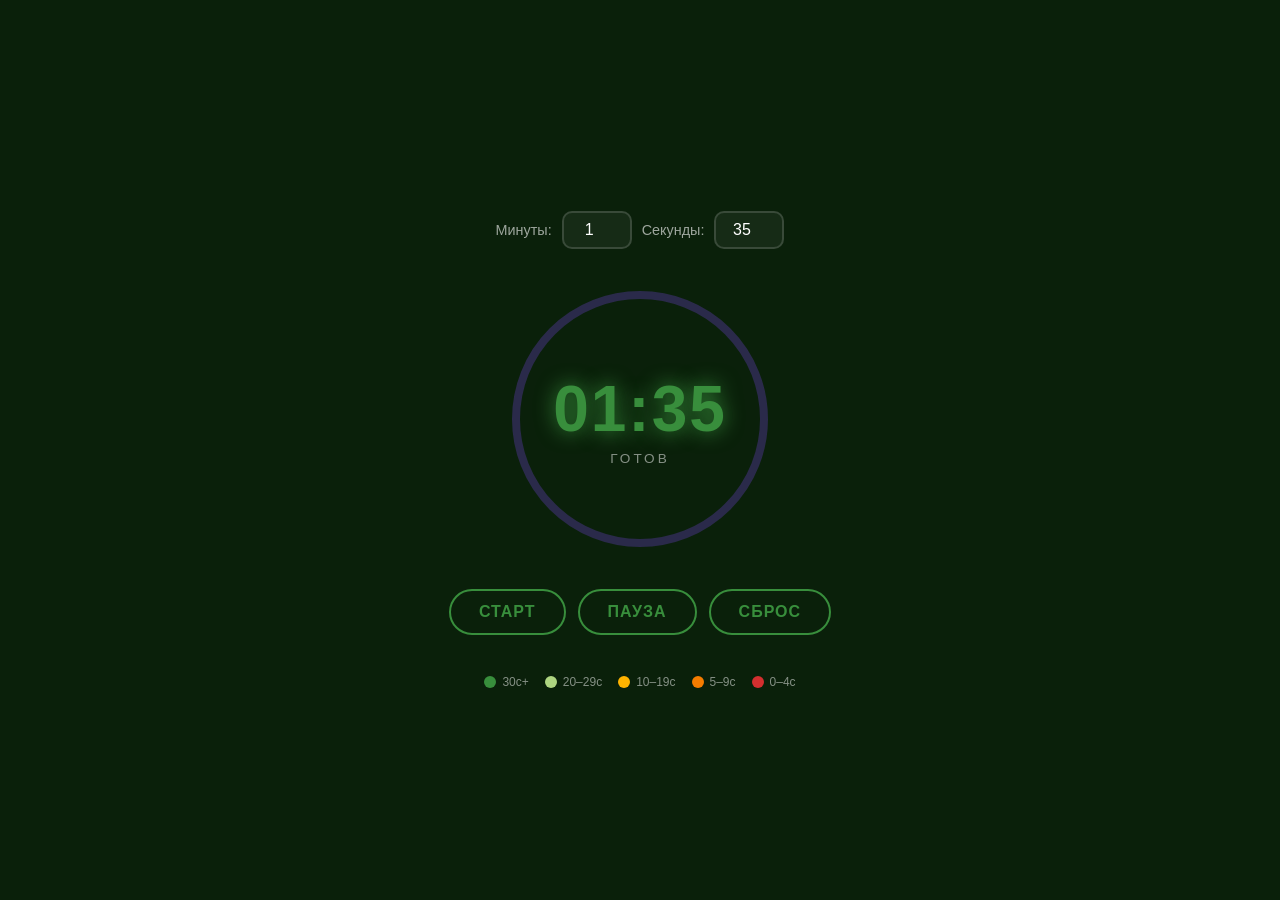
<file: Ответы/примеры/timer_color.html>
<!DOCTYPE html>
<html lang="ru">
<head>
<meta charset="UTF-8">
<meta name="viewport" content="width=device-width, initial-scale=1.0">
<title>Цветной Таймер</title>
<style>
  :root {
    --TimerColor-1: #D32F2F;  /* 5 - 0 секунд */
    --TimerColor-2: #F57C00;  /* 9 - 5 секунд */
    --TimerColor-3: #ffb300;  /* 19 - 10 секунд */
    --TimerColor-4: #AED581;  /* 30 - 20 секунд */
    --TimerColor-5: #388E3C;  /* 30+ секунд */

    --currentColor: var(--TimerColor-5);
    --glow-color: var(--TimerColor-5);
  }

  * {
    margin: 0;
    padding: 0;
    box-sizing: border-box;
  }

  body {
    min-height: 100vh;
    display: flex;
    flex-direction: column;
    align-items: center;
    justify-content: center;
    background: #1a1a2e;
    font-family: 'Segoe UI', Tahoma, Geneva, Verdana, sans-serif;
    color: #fff;
    transition: background 0.8s ease;
  }

  .timer-container {
    display: flex;
    flex-direction: column;
    align-items: center;
    gap: 30px;
  }

  /* ─── Круговой прогресс ─── */
  .timer-circle {
    position: relative;
    width: 280px;
    height: 280px;
  }

  .timer-circle svg {
    transform: rotate(-90deg);
    width: 280px;
    height: 280px;
  }

  .timer-circle .bg-ring {
    fill: none;
    stroke: #2a2a4a;
    stroke-width: 8;
  }

  .timer-circle .progress-ring {
    fill: none;
    stroke: var(--currentColor);
    stroke-width: 8;
    stroke-linecap: round;
    transition: stroke 0.6s ease, stroke-dashoffset 0.3s linear;
    filter: drop-shadow(0 0 12px var(--glow-color));
  }

  .timer-display {
    position: absolute;
    top: 50%;
    left: 50%;
    transform: translate(-50%, -50%);
    text-align: center;
  }

  .timer-display .time {
    font-size: 4rem;
    font-weight: 700;
    letter-spacing: 2px;
    color: var(--currentColor);
    transition: color 0.6s ease, text-shadow 0.6s ease;
    text-shadow: 0 0 20px var(--glow-color);
    font-variant-numeric: tabular-nums;
  }

  .timer-display .label {
    font-size: 0.85rem;
    text-transform: uppercase;
    letter-spacing: 3px;
    color: rgba(255, 255, 255, 0.5);
    margin-top: 5px;
  }

  /* ─── Пульсация при малом времени ─── */
  .timer-circle.pulse .time {
    animation: pulse-text 0.5s ease-in-out infinite alternate;
  }

  .timer-circle.pulse .progress-ring {
    animation: pulse-ring 0.5s ease-in-out infinite alternate;
  }

  @keyframes pulse-text {
    from { opacity: 1; }
    to   { opacity: 0.4; }
  }

  @keyframes pulse-ring {
    from { filter: drop-shadow(0 0 12px var(--glow-color)); }
    to   { filter: drop-shadow(0 0 25px var(--glow-color)); }
  }

  /* ─── Управление ─── */
  .controls {
    display: flex;
    gap: 12px;
    flex-wrap: wrap;
    justify-content: center;
  }

  .btn {
    padding: 12px 28px;
    border: 2px solid var(--currentColor);
    border-radius: 50px;
    background: transparent;
    color: var(--currentColor);
    font-size: 1rem;
    font-weight: 600;
    cursor: pointer;
    transition: all 0.3s ease;
    letter-spacing: 1px;
    text-transform: uppercase;
  }

  .btn:hover {
    background: var(--currentColor);
    color: #1a1a2e;
    box-shadow: 0 0 20px var(--glow-color);
  }

  .btn:active {
    transform: scale(0.95);
  }

  /* ─── Ввод времени ─── */
  .input-group {
    display: flex;
    align-items: center;
    gap: 10px;
  }

  .input-group label {
    font-size: 0.9rem;
    color: rgba(255, 255, 255, 0.6);
  }

  .input-group input {
    width: 70px;
    padding: 8px 12px;
    border: 2px solid rgba(255, 255, 255, 0.15);
    border-radius: 10px;
    background: rgba(255, 255, 255, 0.05);
    color: #fff;
    font-size: 1rem;
    text-align: center;
    outline: none;
    transition: border-color 0.3s ease;
  }

  .input-group input:focus {
    border-color: var(--currentColor);
  }

  /* ─── Легенда цветов ─── */
  .legend {
    display: flex;
    gap: 16px;
    flex-wrap: wrap;
    justify-content: center;
    margin-top: 10px;
  }

  .legend-item {
    display: flex;
    align-items: center;
    gap: 6px;
    font-size: 0.75rem;
    color: rgba(255, 255, 255, 0.5);
  }

  .legend-dot {
    width: 12px;
    height: 12px;
    border-radius: 50%;
    flex-shrink: 0;
  }

  /* ─── Цвет фона страницы ─── */
  body.bg-1 { background: #2a0a0a; }
  body.bg-2 { background: #2a1505; }
  body.bg-3 { background: #2a2200; }
  body.bg-4 { background: #1a2a10; }
  body.bg-5 { background: #0a200a; }
</style>
</head>
<body>

<div class="timer-container">

  <!-- Ввод времени -->
  <div class="input-group">
    <label>Минуты:</label>
    <input type="number" id="inputMin" value="1" min="0" max="99">
    <label>Секунды:</label>
    <input type="number" id="inputSec" value="35" min="0" max="59">
  </div>

  <!-- Таймер -->
  <div class="timer-circle" id="timerCircle">
    <svg viewBox="0 0 280 280">
      <circle class="bg-ring" cx="140" cy="140" r="124"/>
      <circle class="progress-ring" id="progressRing" cx="140" cy="140" r="124"/>
    </svg>
    <div class="timer-display">
      <div class="time" id="timerDisplay">00:00</div>
      <div class="label" id="statusLabel">готов</div>
    </div>
  </div>

  <!-- Кнопки -->
  <div class="controls">
    <button class="btn" id="btnStart">Старт</button>
    <button class="btn" id="btnPause">Пауза</button>
    <button class="btn" id="btnReset">Сброс</button>
  </div>

  <!-- Легенда -->
  <div class="legend">
    <div class="legend-item">
      <div class="legend-dot" style="background:#388E3C"></div>
      30с+
    </div>
    <div class="legend-item">
      <div class="legend-dot" style="background:#AED581"></div>
      20–29с
    </div>
    <div class="legend-item">
      <div class="legend-dot" style="background:#ffb300"></div>
      10–19с
    </div>
    <div class="legend-item">
      <div class="legend-dot" style="background:#F57C00"></div>
      5–9с
    </div>
    <div class="legend-item">
      <div class="legend-dot" style="background:#D32F2F"></div>
      0–4с
    </div>
  </div>
</div>

<script>
  // ─── Элементы ───
  const display    = document.getElementById('timerDisplay');
  const ring       = document.getElementById('progressRing');
  const circle     = document.getElementById('timerCircle');
  const statusLbl  = document.getElementById('statusLabel');
  const btnStart   = document.getElementById('btnStart');
  const btnPause   = document.getElementById('btnPause');
  const btnReset   = document.getElementById('btnReset');
  const inputMin   = document.getElementById('inputMin');
  const inputSec   = document.getElementById('inputSec');
  const root       = document.documentElement;

  // ─── Длина окружности ───
  const radius     = 124;
  const circumference = 2 * Math.PI * radius;
  ring.style.strokeDasharray  = circumference;
  ring.style.strokeDashoffset = 0;

  // ─── Состояние ───
  let totalSeconds  = 0;
  let remaining     = 0;
  let interval      = null;
  let isRunning     = false;

  // ─── Цветовые зоны ───
  const colorZones = [
    { min: 0,   max: 4,  color: 'var(--TimerColor-1)', bgClass: 'bg-1', label: 'КРАСНЫЙ' },
    { min: 5,   max: 9,  color: 'var(--TimerColor-2)', bgClass: 'bg-2', label: 'ОРАНЖЕВЫЙ' },
    { min: 10,  max: 19, color: 'var(--TimerColor-3)', bgClass: 'bg-3', label: 'ЖЁЛТЫЙ' },
    { min: 20,  max: 29, color: 'var(--TimerColor-4)', bgClass: 'bg-4', label: 'САЛАТОВЫЙ' },
    { min: 30,  max: Infinity, color: 'var(--TimerColor-5)', bgClass: 'bg-5', label: 'ЗЕЛЁНЫЙ' }
  ];

  // ─── Получить цвет по секундам ───
  function getZone(seconds) {
    return colorZones.find(z => seconds >= z.min && seconds <= z.max) || colorZones[4];
  }

  // ─── Обновить цвет ───
  function applyColor(seconds) {
    const zone = getZone(seconds);
    root.style.setProperty('--currentColor', zone.color);
    root.style.setProperty('--glow-color', zone.color);

    // Фон страницы
    document.body.className = zone.bgClass;

    // Пульсация при ≤ 5 сек
    if (seconds <= 5) {
      circle.classList.add('pulse');
    } else {
      circle.classList.remove('pulse');
    }
  }

  // ─── Форматирование ───
  function formatTime(sec) {
    const m = Math.floor(sec / 60);
    const s = sec % 60;
    return `${String(m).padStart(2, '0')}:${String(s).padStart(2, '0')}`;
  }

  // ─── Обновить дисплей ───
  function render() {
    display.textContent = formatTime(remaining);

    // Прогресс кольца
    const progress = totalSeconds > 0 ? (totalSeconds - remaining) / totalSeconds : 0;
    const offset = circumference * (1 - progress);
    ring.style.strokeDashoffset = offset;

    // Цвет
    applyColor(remaining);

    // Статус
    if (remaining === 0 && totalSeconds > 0) {
      statusLbl.textContent = 'время вышло!';
    } else if (isRunning) {
      statusLbl.textContent = 'работает';
    } else {
      statusLbl.textContent = 'готов';
    }
  }

  // ─── Тик ───
  function tick() {
    if (remaining <= 0) {
      stop();
      render();
      // Можно добавить звук
      return;
    }
    remaining--;
    render();
  }

  // ─── Старт ───
  function start() {
    if (isRunning) return;

    if (remaining === 0) {
      const m = parseInt(inputMin.value) || 0;
      const s = parseInt(inputSec.value) || 0;
      totalSeconds = m * 60 + s;
      remaining = totalSeconds;
      if (totalSeconds === 0) return;
    }

    isRunning = true;
    render();
    interval = setInterval(tick, 1000);
  }

  // ─── Стоп ───
  function stop() {
    isRunning = false;
    clearInterval(interval);
    interval = null;
  }

  // ─── Сброс ───
  function reset() {
    stop();
    const m = parseInt(inputMin.value) || 0;
    const s = parseInt(inputSec.value) || 0;
    totalSeconds = m * 60 + s;
    remaining = totalSeconds;
    ring.style.strokeDashoffset = 0;
    render();

    // Если таймер не запущен — показать начальное значение
    if (totalSeconds === 0) {
      display.textContent = '00:00';
    }
  }

  // ─── События ───
  btnStart.addEventListener('click', start);
  btnPause.addEventListener('click', stop);
  btnReset.addEventListener('click', reset);

  // Обновление при изменении ввода
  inputMin.addEventListener('change', () => { if (!isRunning) reset(); });
  inputSec.addEventListener('change', () => { if (!isRunning) reset(); });

  // ─── Инициализация ───
  reset();
</script>
</body>
</html>
</file>
<file: style.css>
:root {
  /* Светлая тема (по умолчанию) */
  --bg: #F2F3F5;
  --url: #0055FF;
  --text: #313338;
  --button: #E3E5E8;
  --primary: #5865F2;
  --surface: #FFFFFF;
  --bgbtntest: #0051ad;
  --border-color: #E3E5E8;
}

body.dark {
  /* Тёмная тема */
  --bg: #313338;
  --url: #00A8FC;
  --text: #DBDEE1;
  --button: #404249;
  --primary: #5865F2;
  --surface: #2B2D31;
  --bgbtntest: #0051ad;
  --border-color: #404249;
}

[data-clock="color"] {
  --TimerColor-1: #D32F2F; /* 5 - 0 секунд */
  --TimerColor-2: #F57C00; /* 9 - 5 секунд */
  --TimerColor-3: #ffb300; /* 19 - 10 секунд */
  --TimerColor-4: #AED581; /* 30 - 20 секунд */
  --TimerColor-5: #388E3C; /* постоянно если есть условие */
}

body .Clock-Container.timer-color-1,
body .Clock-Container.timer-color-1 #ClocMs {
    color: #D32F2F !important;
    text-shadow: 0 0 20px rgba(211, 47, 47, 0.7);
}

body .Clock-Container.timer-color-2,
body .Clock-Container.timer-color-2 #ClocMs {
    color: #F57C00 !important;
    text-shadow: 0 0 20px rgba(245, 124, 0, 0.7);
}

body .Clock-Container.timer-color-3,
body .Clock-Container.timer-color-3 #ClocMs {
    color: #ffb300 !important;
    text-shadow: 0 0 20px rgba(255, 179, 0, 0.7);
}

body .Clock-Container.timer-color-4,
body .Clock-Container.timer-color-4 #ClocMs {
    color: #AED581 !important;
    text-shadow: 0 0 20px rgba(174, 213, 129, 0.7);
}

body .Clock-Container.timer-color-5,
body .Clock-Container.timer-color-5 #ClocMs {
    color: #388E3C !important;
    text-shadow: 0 0 20px rgba(56, 142, 60, 0.7);
}


/* обычный */
@font-face {
  font-style: normal;
  font-display: swap;
  font-weight: normal;
  font-family: 'Rodchenko';
  src: url('fonts/Rodchenko/Rodchenko.woff2') format('woff2');
}
/* Жирный */
@font-face{
  font-style: normal;
  font-display: swap;
  font-weight: normal;
  font-family: 'Rodchenko';
  src: url('fonts/Rodchenko/Rodchenko\ Bold.woff2') format('woff2');
}

* {
  margin: 0;
  padding: 0;
  box-sizing: border-box; margin: 0; padding: 0;
  font-family: 'Rodchenko', 'Segoe UI', Tahoma, Geneva, Verdana, sans-serif;
}

body {
    margin: 0;
    /* шрифт */
    font-family: 'Rodchenko', sans-serif;

    /* делаем flex контейнер */
    display: flex;
    flex-direction: column;

    /* минимальна высота */
    min-height: 100vh;

    /* тема сайта */
    background-color: var(--bg);
    transition: background-color 0.3s ease, color 0.3s ease; /* Плавный переход */
}

#fullscreenArea:fullscreen {
  background: #000;
  color: #fff;
  display: flex;
  align-items: center;
  justify-content: center;
  font-size: 2rem;
  text-align: center;
}

/* шапка */
.TitleTime{
    padding: 10px; 
    display: flex;
    text-align: center;
    align-items: center;
    background: var(--bg); 
    justify-content: center;
}
#BSODTime{
    color: var(--text);
}

/* кнопки темы */
#Btn-Them{
    margin-left: auto;
    color: var(--button)
}
#BtnThem{
    color: var(--text)
}

/* модальное окно */
/* ===== МОДАЛЬНОЕ ОКНО — обновлённые стили ===== */

/* Overlay */
#ModalOverlay {
  top: 0;
  left: 0;
  width: 100%;
  height: 100%;
  z-index: 1000;
  position: fixed;
  opacity: 0;
  visibility: hidden;
  display: flex;
  align-items: center;
  justify-content: center;
  transition: all 0.3s ease;
  backdrop-filter: blur(5px);
  background: rgba(0, 0, 0, 0.4); /* затемнение фона */
}

#ModalOverlay.active {
  opacity: 1;
  visibility: visible;
}

/* Контент модального окна */
#ModalContent {
  width: 90%;
  max-width: 600px; /* оптимальная ширина */
  max-height: 90vh;
  padding: 24px;
  overflow-y: auto;
  color: var(--text);
  position: relative;
  border-radius: 16px;
  background: var(--surface); /* используем вашу переменную */
  box-shadow: 0 20px 60px rgba(0, 0, 0, 0.25);
  border: 1px solid var(--border-color);
  transform: translateY(-20px);
  transition: transform 0.3s ease;
}

#ModalOverlay.active #ModalContent {
  transform: translateY(0);
}

/* Скроллбар для контента */
#ModalContent::-webkit-scrollbar {
  width: 6px;
}

#ModalContent::-webkit-scrollbar-track {
  background: transparent;
}

#ModalContent::-webkit-scrollbar-thumb {
  background: var(--border-color);
  border-radius: 3px;
}

#ModalContent::-webkit-scrollbar-thumb:hover {
  background: var(--button);
}

/* ===== Кнопка закрытия ===== */
#CloseBtn {
  top: 12px;
  right: 12px;
  border: none;
  width: 36px;
  height: 36px;
  border-radius: 50%;
  cursor: pointer;
  background: var(--button);
  display: flex;
  align-items: center;
  justify-content: center;
  position: absolute;
  color: var(--text);
  transition: all 0.2s ease;
  padding: 0;
}

#CloseBtn:hover {
  background: var(--primary);
  color: #fff;
  transform: rotate(90deg);
}

#CloseBtn svg {
  width: 20px;
  height: 20px;
}

/* ===== Заголовок ===== */
#TimeSet {
  margin: 0 0 20px 0;
  padding-bottom: 16px;
  border-bottom: 1px solid var(--border-color);
  font-size: 1.3rem;
  font-weight: 600;
  color: var(--text);
  text-align: center;
}

/* ===== Кнопки тестов ===== */
.Test {
  display: grid;
  grid-template-columns: repeat(3, 1fr);
  gap: 12px;
  margin-bottom: 24px;
}

.Test button {
  display: flex;
  flex-direction: column;
  align-items: center;
  gap: 8px;
  padding: 14px 10px;
  font-size: 0.9rem;
  font-weight: 500;
  color: #fff;
  background: var(--bgbtntest);
  border: 2px solid var(--bgbtntest);
  border-radius: 12px;
  cursor: pointer;
  transition: all 0.25s ease;
  line-height: 1.3;
}

.Test button svg {
  width: 24px;
  height: 24px;
  opacity: 0.9;
}

.Test button:hover {
  transform: translateY(-3px);
  box-shadow: 0 8px 25px rgba(0, 81, 173, 0.4);
  border-color: var(--primary);
}

.Test button:active {
  transform: translateY(-1px);
}

/* ===== Поля ввода ===== */
#Input {
  display: flex;
  flex-direction: column;
  gap: 16px;
  margin-bottom: 20px;
}

.InputP {
  display: flex;
  align-items: center;
  gap: 12px;
  margin: 0;
  font-size: 1rem;
  color: var(--text);
}

.InputP > a {
  min-width: 65px;
  font-weight: 500;
  color: var(--text);
  text-decoration: none;
}

.InputP input[type="text"],
.InputP input[type="time"],
.InputP input[type="date"] {
  flex: 1;
  padding: 10px 14px;
  font-size: 1rem;
  color: var(--text);
  background: var(--bg);
  border: 2px solid var(--border-color);
  border-radius: 10px;
  transition: all 0.2s ease;
  font-family: inherit;
}

.InputP input:focus {
  outline: none;
  border-color: var(--primary);
  background: var(--surface);
  box-shadow: 0 0 0 3px rgba(88, 101, 242, 0.15);
}

.InputP input[type="checkbox"] {
  width: 18px;
  height: 18px;
  accent-color: var(--primary);
  cursor: pointer;
  margin: 0 4px;
}

.InputP a:not(:first-child) {
  min-width: auto;
  margin-left: 4px;
  font-size: 0.95rem;
  color: var(--text);
  opacity: 0.85;
  cursor: pointer;
  user-select: none;
}

.InputP a:not(:first-child):hover {
  opacity: 1;
  color: var(--primary);
}

/* ===== Кнопки действий ===== */
#Input > .Btn {
  display: flex;
  align-items: center;
  justify-content: center;
  gap: 8px;
  padding: 12px 20px;
  font-size: 1rem;
  font-weight: 600;
  color: #fff;
  background: var(--primary);
  border: none;
  border-radius: 10px;
  cursor: pointer;
  transition: all 0.25s ease;
  box-shadow: 0 4px 14px rgba(88, 101, 242, 0.3);
}

#Input > .Btn:last-child {
  background: var(--button);
  color: var(--text);
  box-shadow: none;
}

#Input > .Btn:hover {
  transform: translateY(-2px);
  box-shadow: 0 6px 20px rgba(88, 101, 242, 0.45);
}

#Input > .Btn:last-child:hover {
  background: var(--border-color);
  transform: translateY(-2px);
}

#Input > .Btn:active {
  transform: translateY(0);
}

#Input > .Btn svg {
  width: 20px;
  height: 20px;
}

/* ===== Таблица ===== */
.TbeGit {
  width: 100%;
  border-collapse: collapse;
  font-size: 0.95rem;
  margin-top: 8px;
  background: var(--surface);
  border-radius: 10px;
  overflow: hidden;
  border: 1px solid var(--border-color);
}

.TbeGit thead {
  background: var(--bg);
}

.TbeGit th {
  padding: 12px 10px;
  font-weight: 600;
  color: var(--text);
  text-align: center;
  border-bottom: 2px solid var(--border-color);
  font-size: 0.9rem;
  text-transform: uppercase;
  letter-spacing: 0.3px;
}

.TbeGit td {
  padding: 11px 10px;
  text-align: center;
  border-bottom: 1px solid var(--border-color);
  color: var(--text);
}

.TbeGit tr:last-child td {
  border-bottom: none;
}

.TbeGit tr:hover {
  background: var(--bg);
}

#GitGists td[colspan] {
  padding: 24px;
  color: var(--text);
  opacity: 0.7;
  font-style: italic;
}

/* Кнопки в таблице */
.TbeGit .table-btn {
  padding: 6px 12px;
  margin: 2px;
  border: none;
  border-radius: 6px;
  font-size: 0.85rem;
  cursor: pointer;
  background: var(--button);
  color: var(--text);
  transition: all 0.2s;
}

.TbeGit .table-btn:hover {
  background: var(--primary);
  color: #fff;
}

.TbeGit .table-btn.delete {
  background: #fecaca;
  color: #dc2626;
}

.TbeGit .table-btn.delete:hover {
  background: #ef4444;
  color: #fff;
}

/* ===== Анимации строк таблицы ===== */
#GitGists tr {
  animation: fadeInRow 0.25s ease forwards;
  opacity: 0;
}

#GitGists tr:nth-child(1) { animation-delay: 0.05s; }
#GitGists tr:nth-child(2) { animation-delay: 0.1s; }
#GitGists tr:nth-child(3) { animation-delay: 0.15s; }
#GitGists tr:nth-child(4) { animation-delay: 0.2s; }
#GitGists tr:nth-child(5) { animation-delay: 0.25s; }

@keyframes fadeInRow {
  to { opacity: 1; }
}

/* ===== Адаптив ===== */
@media (max-width: 650px) {
  .Test {
    grid-template-columns: 1fr;
  }
  
  .InputP {
    flex-direction: column;
    align-items: flex-start;
    gap: 6px;
  }
  
  .InputP > a {
    min-width: auto;
  }
  
  .TimeInput,
  .CheckboxRepeat {
    margin-left: 0;
  }
  
  #ModalContent {
    padding: 20px 16px;
    width: 95%;
  }
  
  #TimeSet {
    font-size: 1.2rem;
  }
}

@media (max-width: 480px) {
  .TbeGit {
    font-size: 0.85rem;
  }
  
  .TbeGit th,
  .TbeGit td {
    padding: 8px 6px;
  }
  
  #Repeat,
  #BtnTH {
    display: none; /* Скрываем менее важные колонки на мобильных */
  }
  
  .TbeGit td[colspan] {
    padding: 16px;
  }
}

/* ===== Подсветка при фокусе для доступности ===== */
#CloseBtn:focus,
.Test button:focus,
#Input input:focus,
#Input > .Btn:focus,
.TbeGit .table-btn:focus {
  outline: 2px solid var(--primary);
  outline-offset: 2px;
}

/* Убираем стандартный аутлайн для кастомного */
#CloseBtn:focus,
.Test button:focus,
#Input > .Btn:focus,
.TbeGit .table-btn:focus {
  outline: none;
  box-shadow: 0 0 0 3px rgba(88, 101, 242, 0.4);
}

/* часы - таймер */
main{
    flex: 1;
    padding: 20px;
    text-align: center;
    color: var(--text);
}
.Clock-Container{
    font-size: 5rem;
    text-align: center;
    color: #388E3C !important;
    text-shadow: 0 0 20px rgba(56, 142, 60, 0.7);

    
}

.DataContainer{
    font-size: 5rem;
    font-weight: 100;
}

/* футер */
footer{
    padding: 20px;
    display: flex;
    font-size: 0.9rem;
    text-align: center;
    
    color: var(--text);
    background-color: var(--surface);
}
#copyright{
    margin-right:auto ;
}
#Avtor{
    color: var(--url);
}
#BtnRepos{
    margin-left: auto;
}

#BtnTimer{
    color: var(--text);
    font-size: 16px;
    background-color: var(--surface); /* цвет фона */
    border: 2px solid var(--surface); /* цвет рамки */
    transition: background-color 0.2s, border-color 0.2s; /* плавность */
}

/* кнопки модалки */
.btn-edit{
    font-size: 16px;
    cursor: pointer;
    color: #ffffff;            /* цвет текста */
    padding: 2px 1px;
    border-radius: 6px;
    background-color: #54bce6; /* цвет фона */
    border: 2px solid #54bce6; /* цвет рамки */
    transition: background-color 0.2s, border-color 0.2s; /* плавность */
}

.btn-delete{
    font-size: 16px;
    cursor: pointer;
    color: #ffffff;            /* цвет текста */
    padding: 2px 1px;
    border-radius: 6px;
    border: 2px solid #e73333; /* цвет рамки */
    background-color: #e73333; /* цвет фона */
    transition: background-color 0.2s, border-color 0.2s; /* плавность */
}
</file>
